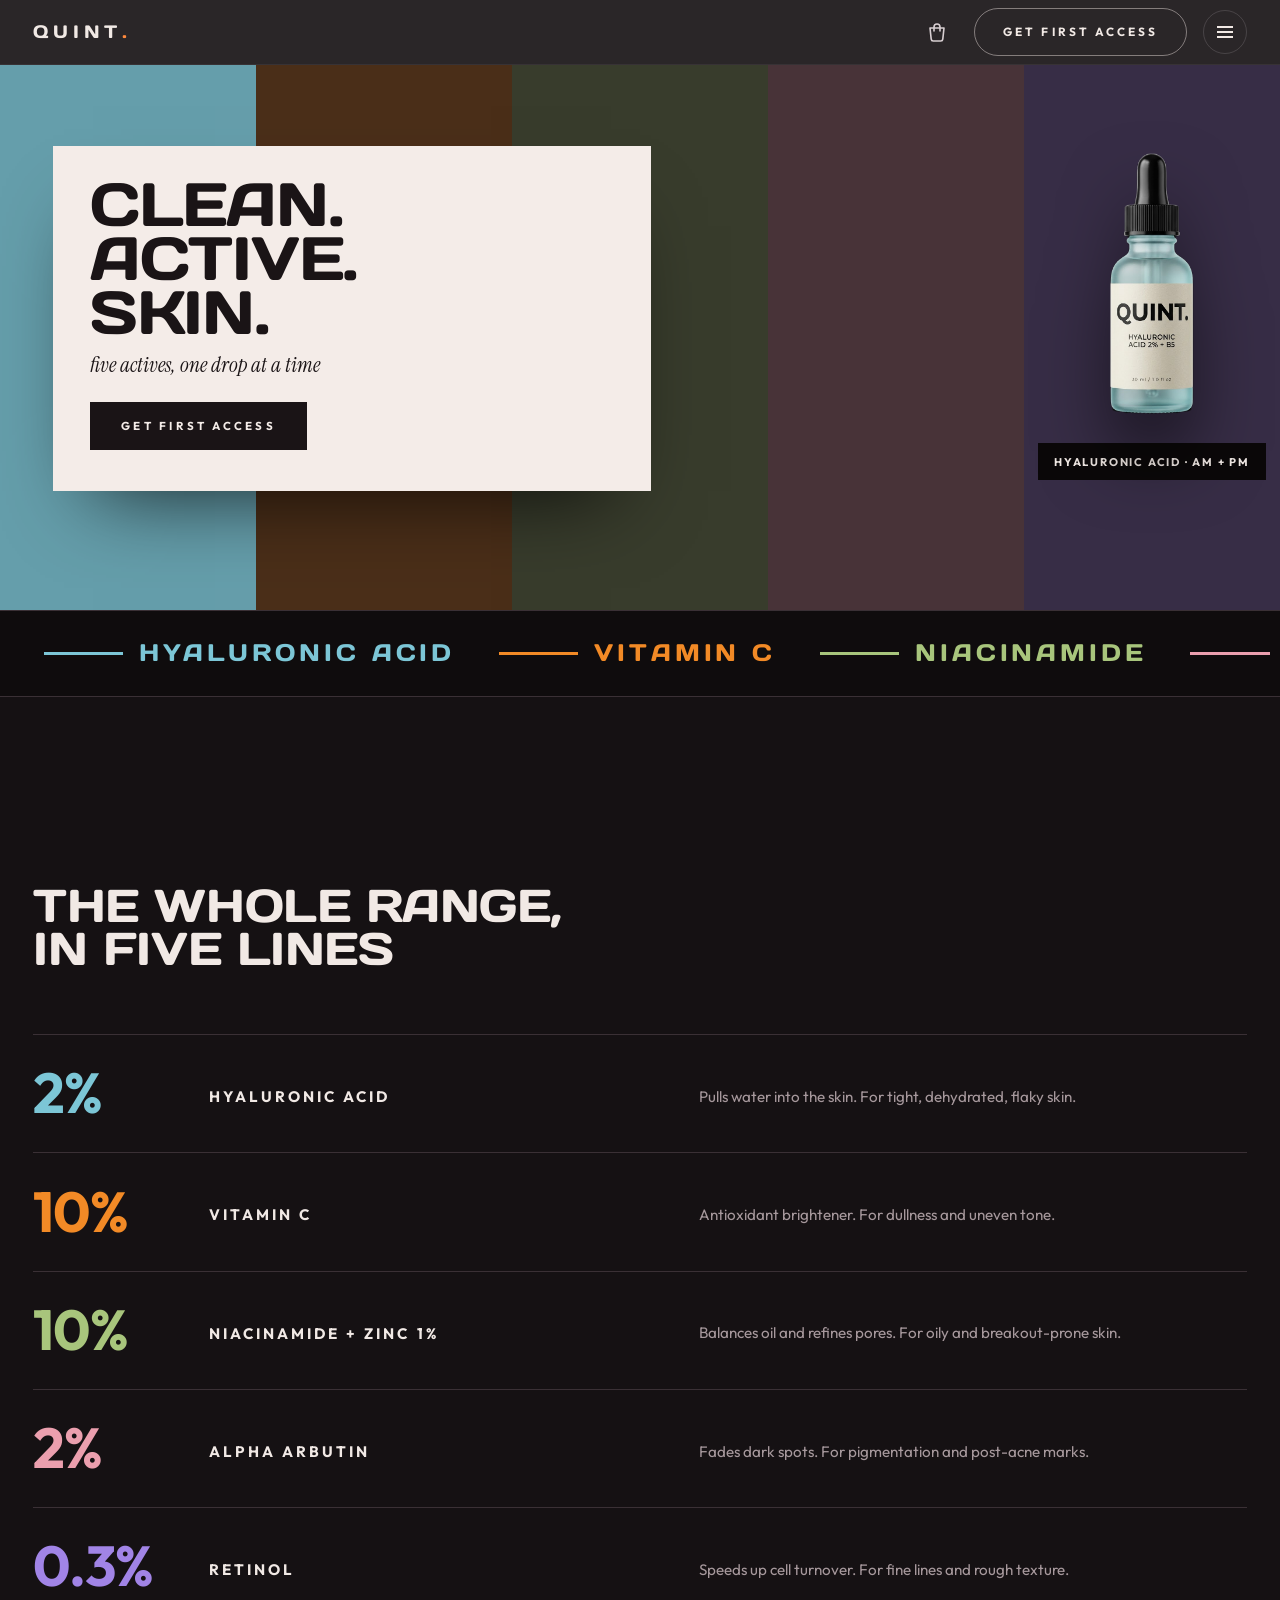
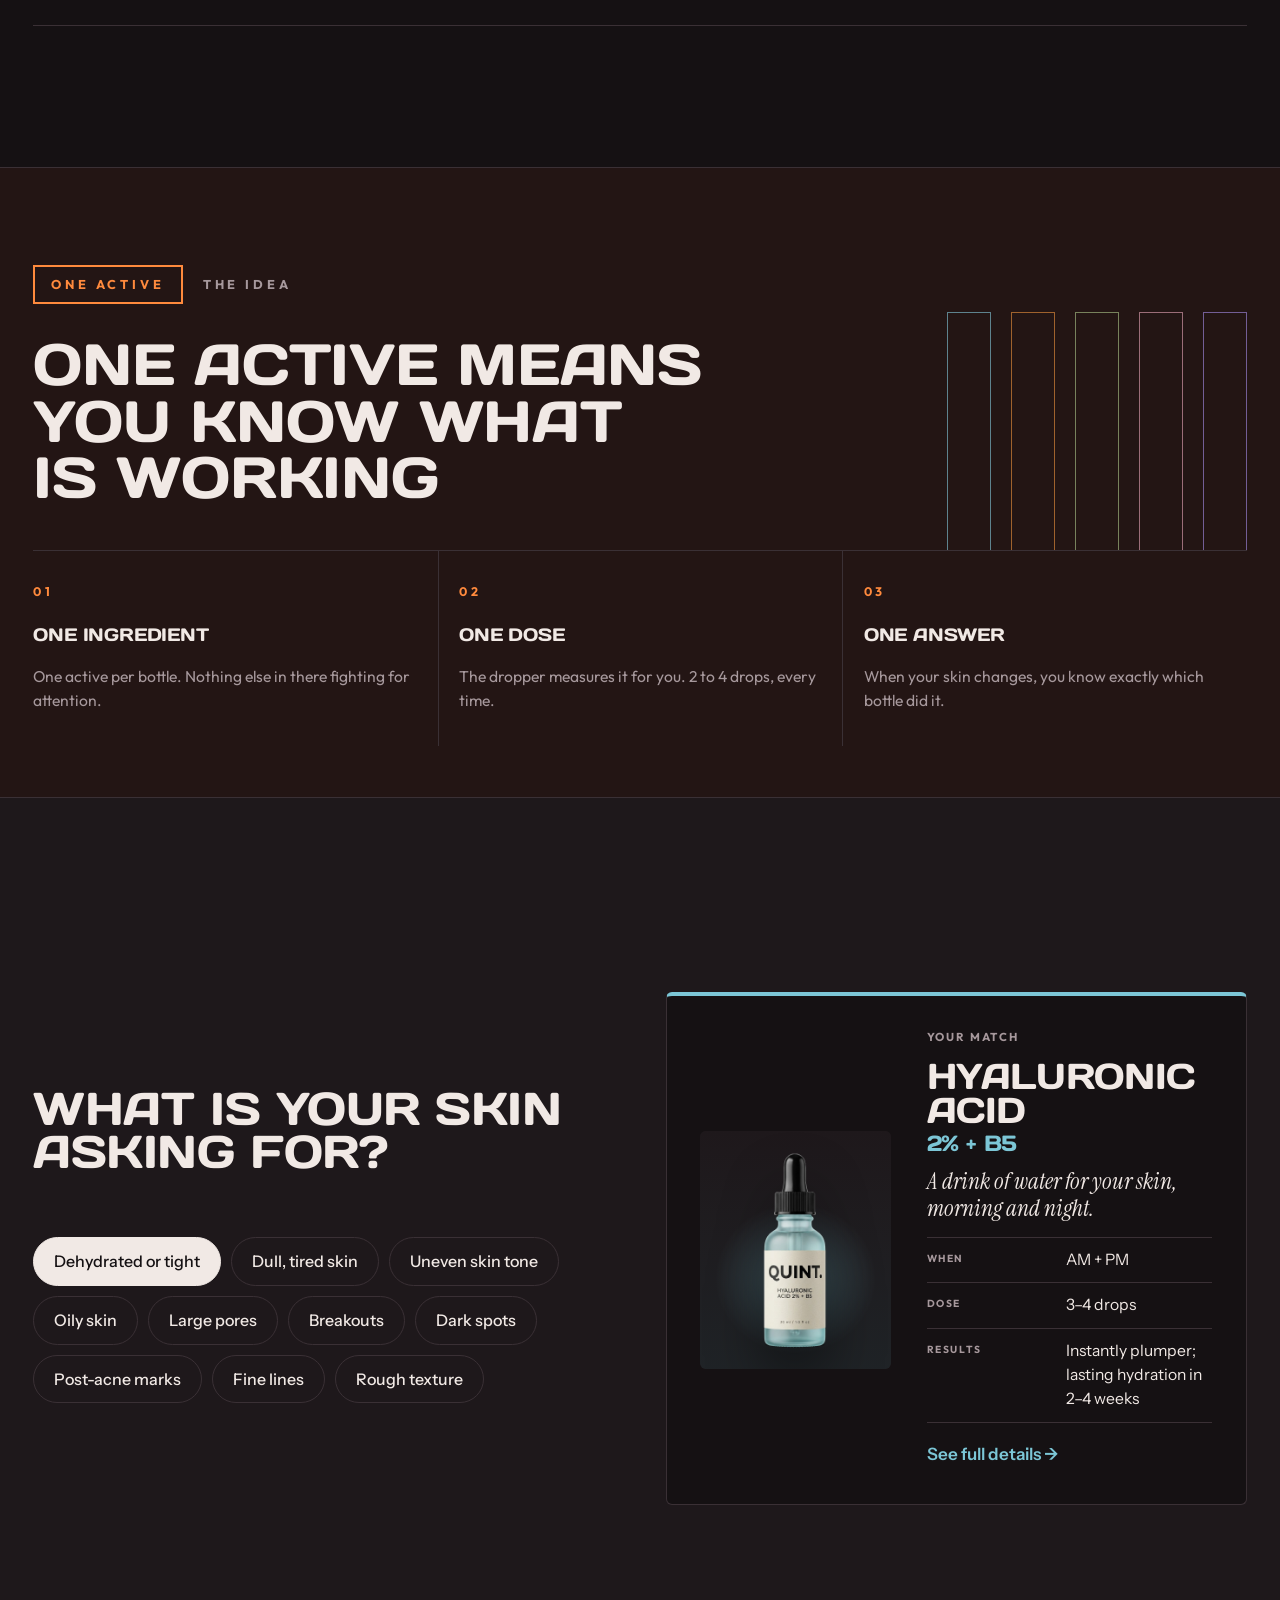
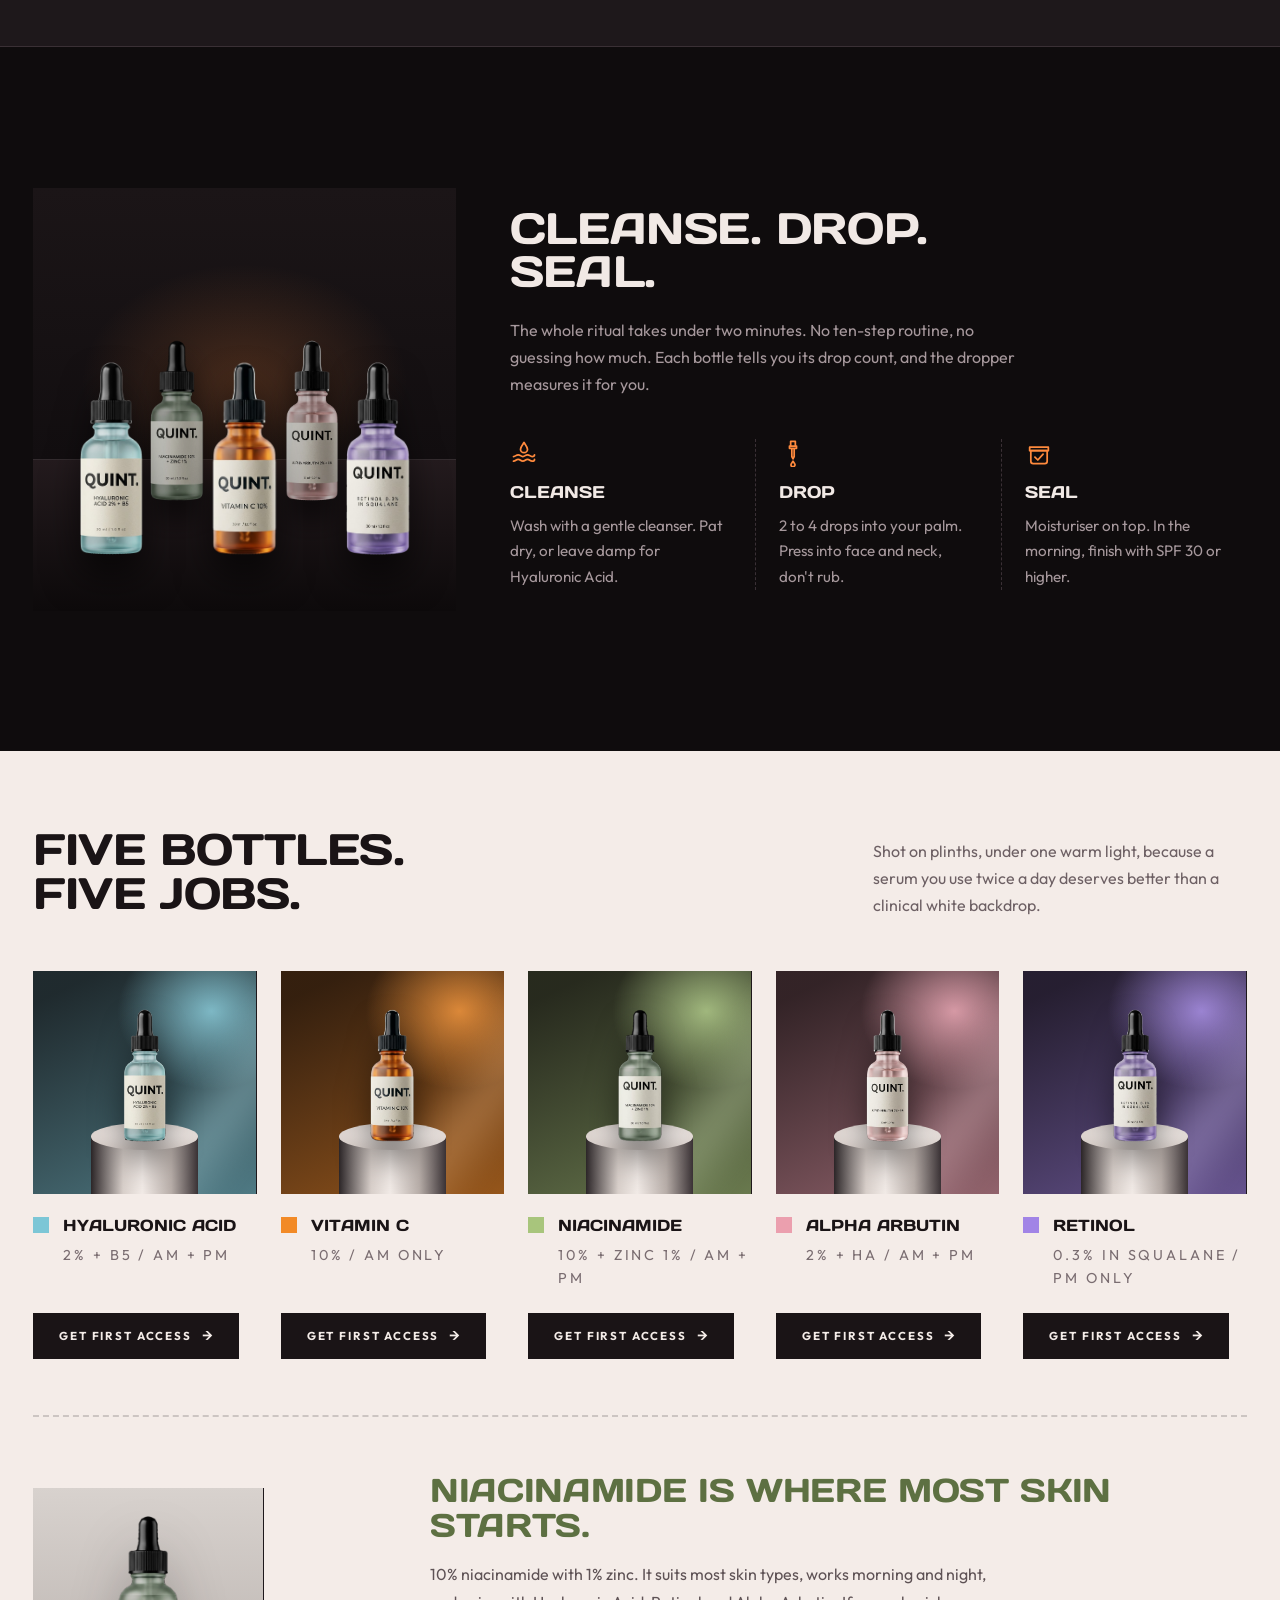
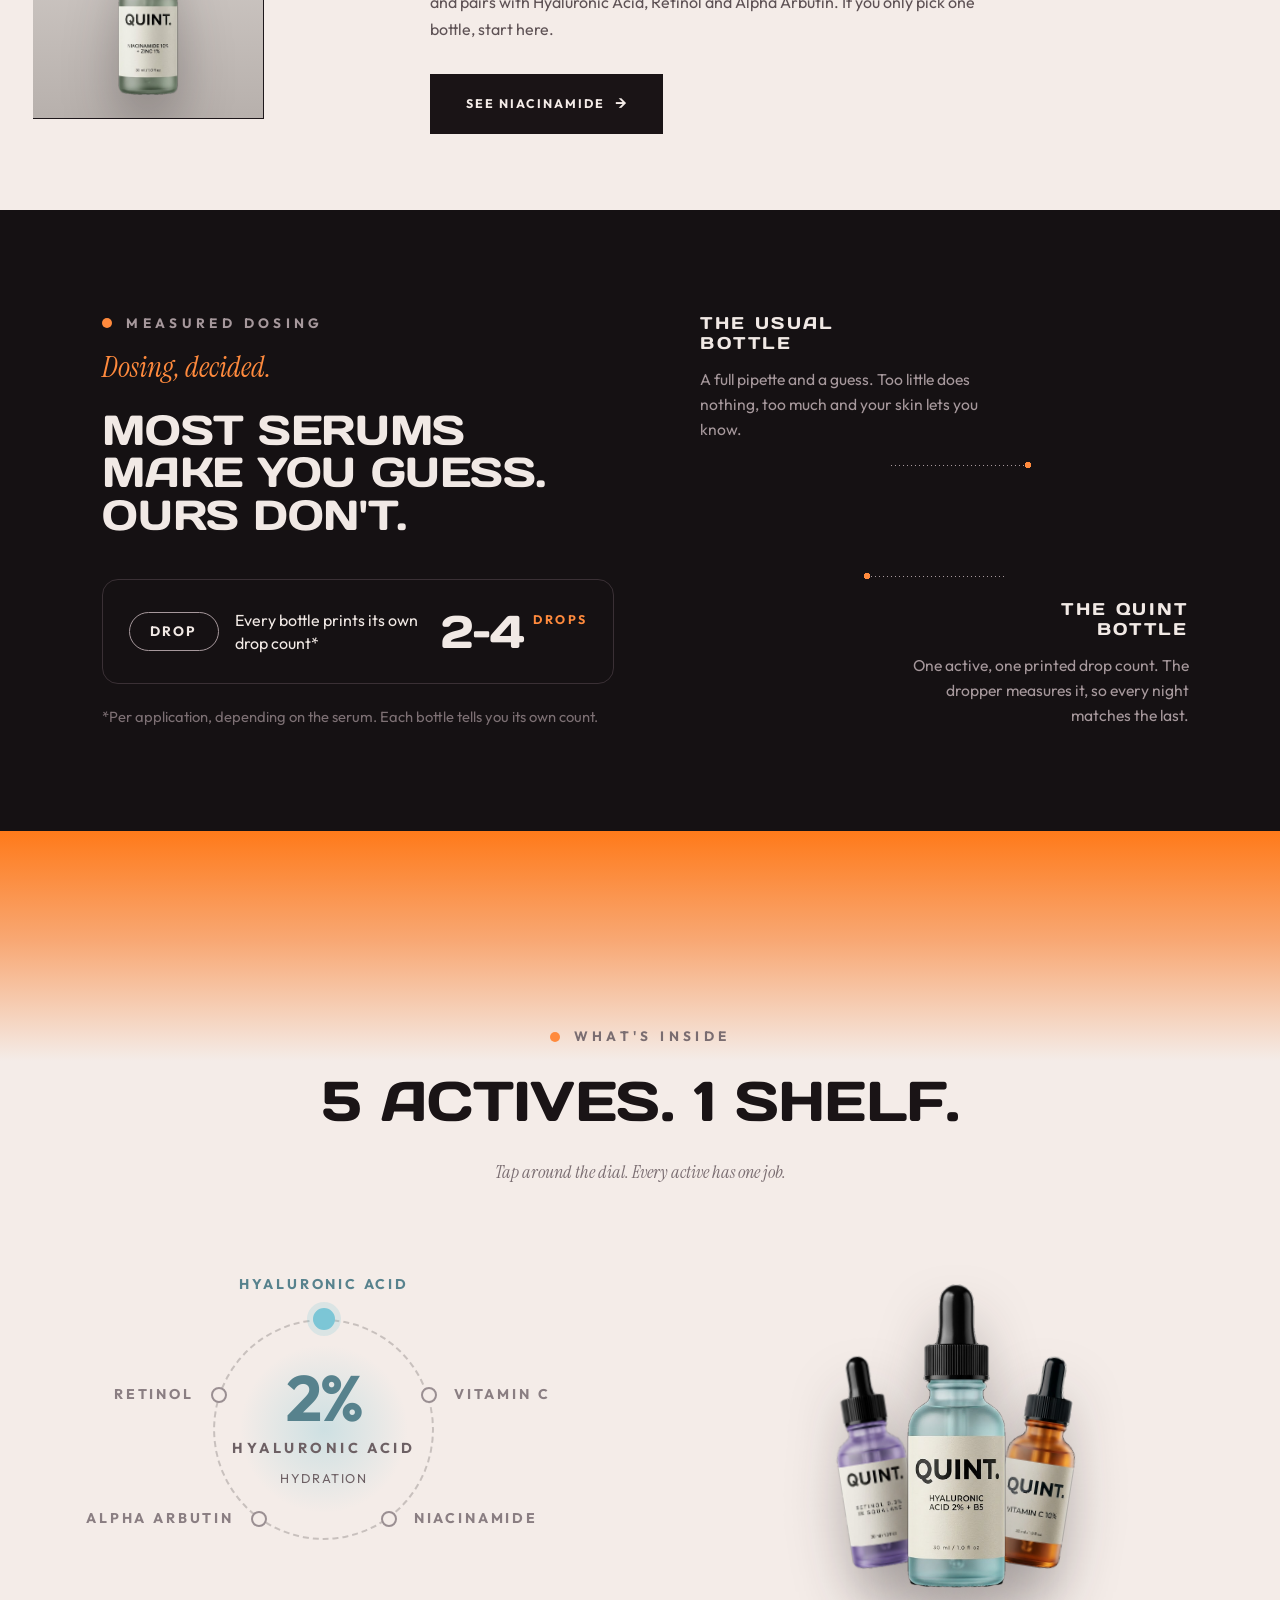
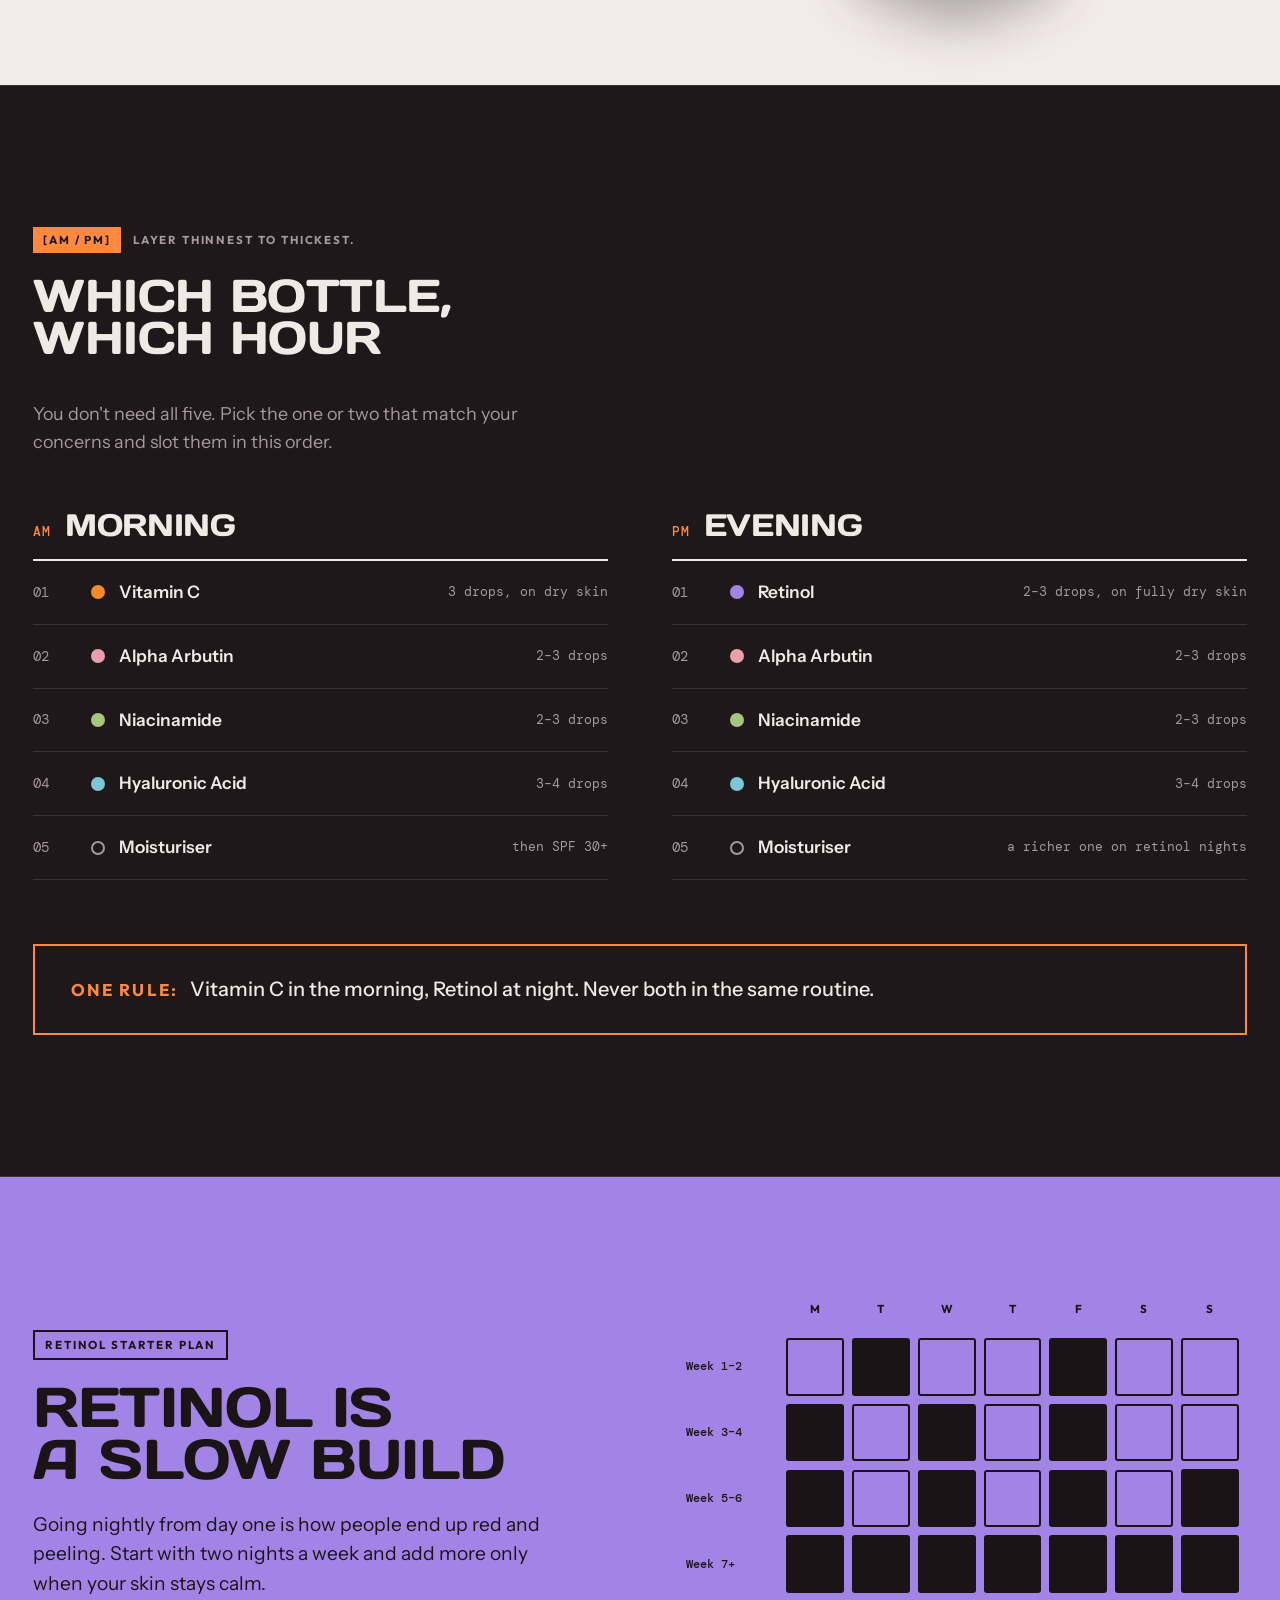
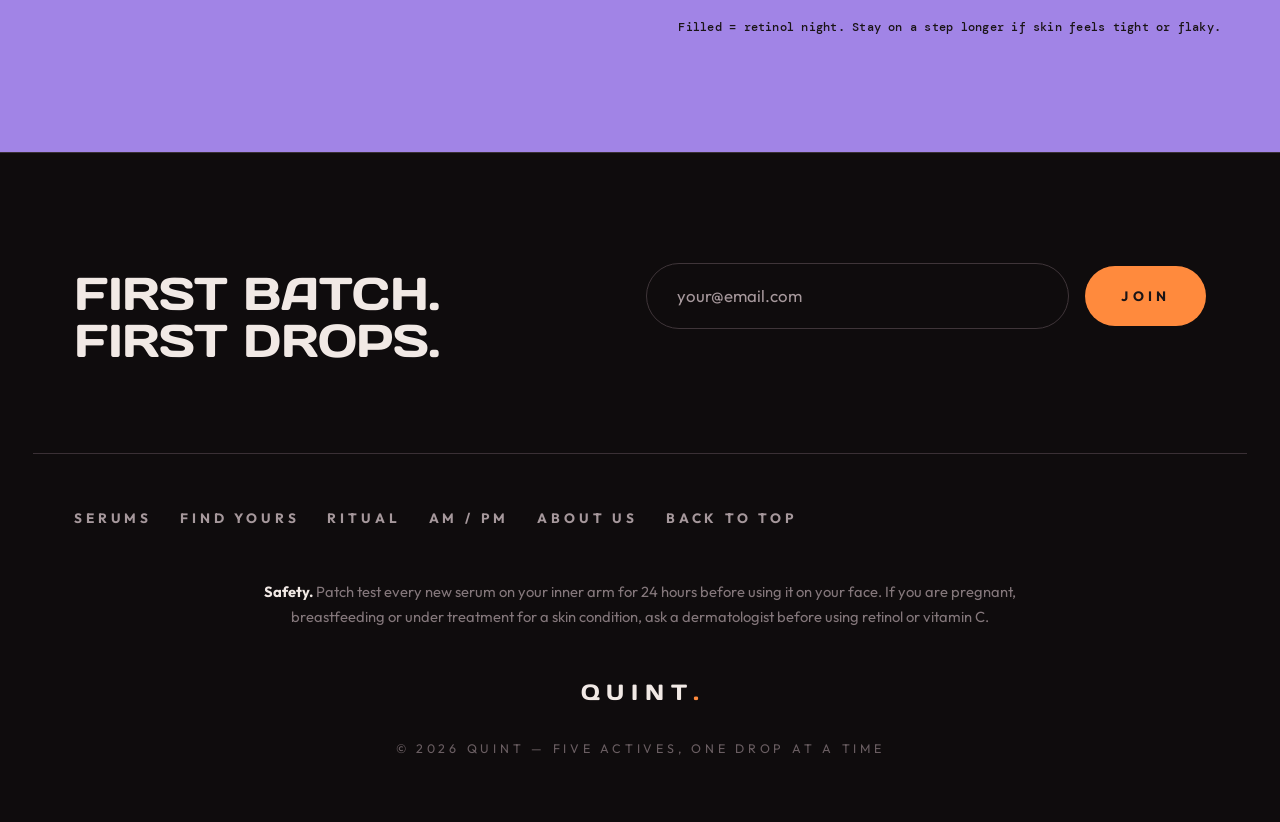
<file: index.html>
<!doctype html>
<html lang="en">
<head>
  <meta charset="utf-8">
  <meta name="viewport" content="width=device-width, initial-scale=1">
  <title>QUINT | Hyaluronic Acid, Vitamin C, Niacinamide, Alpha Arbutin &amp; Retinol Serums</title>
  <meta name="description" content="QUINT makes five face serums, each built around one active: Hyaluronic Acid 2%, Vitamin C 10%, Niacinamide 10% + Zinc, Alpha Arbutin 2% and Retinol 0.3%. Find yours and get first access.">
  <meta name="theme-color" content="#151113">
  <meta property="og:title" content="QUINT | Five actives, one drop at a time">
  <meta property="og:description" content="Five face serums. One active per bottle. Join the waitlist for the first batch.">
  <meta property="og:type" content="website">
  <meta property="og:image" content="images/vitamin-c.jpg">

  <link rel="preconnect" href="https://fonts.googleapis.com">
  <link rel="preconnect" href="https://fonts.gstatic.com" crossorigin>
  <link href="https://fonts.googleapis.com/css2?family=DM+Mono:wght@400;500&family=Days+One&family=Outfit:wght@400;700&family=Instrument+Sans:wght@400;500;600&family=Instrument+Serif:ital@1&display=swap" rel="stylesheet">
  <link rel="stylesheet" href="css/styles.css?v=20261019e">
  <script>document.documentElement.classList.add('js');</script>
  <script src="js/main.js?v=20261019e" defer></script>
</head>
<body>

<!-- Shared icons -->
<svg width="0" height="0" style="position:absolute" aria-hidden="true" focusable="false">
  <symbol id="i-drop" viewBox="0 0 24 24"><path d="M12 2.8C9.1 7.1 5.6 10.7 5.6 14.6a6.4 6.4 0 0 0 12.8 0c0-3.9-3.5-7.5-6.4-11.8z"/></symbol>
</svg>

<a class="skip" href="#main">Skip to content</a>

<!-- 1. NAV -->
<header class="nav" id="top">
  <div class="wrap nav__inner">
    <a class="logo" href="#top" aria-label="QUINT, back to top">QUINT<span class="logo__dot">.</span></a>
    <nav class="nav__links" id="nav-links" aria-label="Main">
      <a href="#top">Home</a>
      <div class="nav__dd">
        <button class="nav__dd-btn" type="button" aria-expanded="false" aria-controls="serum-menu">
          Serums <svg viewBox="0 0 12 12" aria-hidden="true"><path d="M2.5 4.5 6 8l3.5-3.5"/></svg>
        </button>
        <div class="nav__menu" id="serum-menu">
          <ul>
            <li><a href="#hyaluronic-acid" style="--c:var(--ha)">Hyaluronic Acid</a></li>
            <li><a href="#vitamin-c" style="--c:var(--vc)">Vitamin C</a></li>
            <li><a href="#niacinamide" style="--c:var(--nia)">Niacinamide</a></li>
            <li><a href="#alpha-arbutin" style="--c:var(--aa)">Alpha Arbutin</a></li>
            <li><a href="#retinol" style="--c:var(--ret)">Retinol</a></li>
          </ul>
        </div>
      </div>
      <a href="#find">Find yours</a>
      <a href="#ritual">Ritual</a>
      <a href="#routine">AM / PM</a>
      <a href="about.html">About us</a>
    </nav>
    <div class="nav__right">
      <button class="nav__bag" type="button" aria-controls="picks" aria-expanded="false" aria-label="Your picks">
        <svg viewBox="0 0 24 24" aria-hidden="true"><path d="M5 8h14l-1.2 11.2a2 2 0 0 1-2 1.8H8.2a2 2 0 0 1-2-1.8L5 8z"/><path d="M9 11V7a3 3 0 0 1 6 0v4"/></svg>
        <span class="nav__bag-count" hidden>0</span>
      </button>
      <a class="btn btn--pill" href="#waitlist">Get first access</a>
      <button class="nav__toggle" type="button" aria-expanded="false" aria-controls="nav-links">
        <span class="sr-only">Menu</span><span class="nav__bars" aria-hidden="true"></span>
      </button>
    </div>
  </div>
</header>

<main id="main">

  <!-- 2. HERO -->
  <section class="hero" aria-labelledby="hero-title">
    <div class="hero__stripes" aria-hidden="true">
      <span class="stripe is-active" style="--c:var(--ha)"></span>
      <span class="stripe" style="--c:var(--vc)"></span>
      <span class="stripe" style="--c:var(--nia)"></span>
      <span class="stripe" style="--c:var(--aa)"></span>
      <span class="stripe" style="--c:var(--ret)"></span>
    </div>

    <div class="hero__grid">
      <div class="hero__card">
        <h1 class="hero__title" id="hero-title">Clean.<br>Active.<br>Skin.</h1>
        <p class="hero__tagline">five actives, one drop at a time</p>
        <a class="btn btn--dark" href="#waitlist">Get first access</a>
      </div>

      <figure class="hero__product" style="--c:var(--ha)">
        <div class="media media--hero">
          <div class="bottle" aria-hidden="true"><div class="bottle__shape"><span class="bottle__bulb"></span><span class="bottle__collar"></span><span class="bottle__glass"><span class="bottle__label">QUINT.<b>HA 2%</b></span></span></div></div>
          <img class="cut" src="images/cutout/hyaluronic-acid.png" width="800" height="1000" alt="QUINT Hyaluronic Acid 2% + B5 serum in a glass dropper bottle" fetchpriority="high" onerror="this.hidden=true" onload="this.hidden=false">
        </div>
        <figcaption class="chip chip--hero" aria-live="off">Hyaluronic Acid · AM + PM</figcaption>
      </figure>
    </div>
  </section>

  <!-- 3. MARQUEE -->
  <div class="marquee" role="region" aria-label="The five actives">
    <div class="marquee__track">
      <ul class="marquee__list">
        <li style="--c:var(--ha)">Hyaluronic Acid</li>
        <li style="--c:var(--vc)">Vitamin C</li>
        <li style="--c:var(--nia)">Niacinamide</li>
        <li style="--c:var(--aa)">Alpha Arbutin</li>
        <li style="--c:var(--ret)">Retinol</li>
      </ul>
      <ul class="marquee__list" aria-hidden="true">
        <li style="--c:var(--ha)">Hyaluronic Acid</li>
        <li style="--c:var(--vc)">Vitamin C</li>
        <li style="--c:var(--nia)">Niacinamide</li>
        <li style="--c:var(--aa)">Alpha Arbutin</li>
        <li style="--c:var(--ret)">Retinol</li>
      </ul>
    </div>
  </div>

  <!-- 4. RANGE -->
  <section class="section range" id="range" aria-labelledby="range-title">
    <div class="wrap">
      <p class="eyebrow reveal"><span class="eyebrow__tag">The range</span> One active per bottle.</p>
      <h2 class="h2 reveal" id="range-title">The whole range,<br>in five lines</h2>

      <ol class="range__list">
        <li class="range__row reveal" style="--c:var(--ha)">
          <a class="range__num" href="#hyaluronic-acid" aria-label="2% Hyaluronic Acid: see full details">2%</a>
          <p class="range__name">Hyaluronic Acid</p>
          <p class="range__line">Pulls water into the skin. For tight, dehydrated, flaky skin.</p>
        </li>
        <li class="range__row reveal" style="--c:var(--vc)">
          <a class="range__num" href="#vitamin-c" aria-label="10% Vitamin C: see full details">10%</a>
          <p class="range__name">Vitamin C</p>
          <p class="range__line">Antioxidant brightener. For dullness and uneven tone.</p>
        </li>
        <li class="range__row reveal" style="--c:var(--nia)">
          <a class="range__num" href="#niacinamide" aria-label="10% Niacinamide plus Zinc 1%: see full details">10%</a>
          <p class="range__name">Niacinamide <span class="range__plus">+ Zinc 1%</span></p>
          <p class="range__line">Balances oil and refines pores. For oily and breakout-prone skin.</p>
        </li>
        <li class="range__row reveal" style="--c:var(--aa)">
          <a class="range__num" href="#alpha-arbutin" aria-label="2% Alpha Arbutin: see full details">2%</a>
          <p class="range__name">Alpha Arbutin</p>
          <p class="range__line">Fades dark spots. For pigmentation and post-acne marks.</p>
        </li>
        <li class="range__row reveal" style="--c:var(--ret)">
          <a class="range__num" href="#retinol" aria-label="0.3% Retinol: see full details">0.3%</a>
          <p class="range__name">Retinol</p>
          <p class="range__line">Speeds up cell turnover. For fine lines and rough texture.</p>
        </li>
      </ol>
    </div>
  </section>

  <!-- 4b. THE IDEA -->
  <section class="idea" aria-labelledby="idea-title">
    <div class="wrap">
      <div class="idea__head">
        <div>
          <p class="idea__eyebrow reveal"><span class="idea__tag">One active</span> The idea</p>
          <h2 class="idea__title reveal" id="idea-title">One active means<br>you know what<br>is working</h2>
        </div>
        <div class="idea__bars" aria-hidden="true">
          <span style="--c:var(--ha)"></span><span style="--c:var(--vc)"></span><span style="--c:var(--nia)"></span><span style="--c:var(--aa)"></span><span style="--c:var(--ret)"></span>
        </div>
      </div>

      <ol class="idea__cols">
        <li class="reveal">
          <p class="idea__n">01</p>
          <h3 class="idea__h">One ingredient</h3>
          <p>One active per bottle. Nothing else in there fighting for attention.</p>
        </li>
        <li class="reveal">
          <p class="idea__n">02</p>
          <h3 class="idea__h">One dose</h3>
          <p>The dropper measures it for you. 2 to 4 drops, every time.</p>
        </li>
        <li class="reveal">
          <p class="idea__n">03</p>
          <h3 class="idea__h">One answer</h3>
          <p>When your skin changes, you know exactly which bottle did it.</p>
        </li>
      </ol>
    </div>
  </section>

  <!-- 5. FINDER -->
  <section class="section finder" id="find" aria-labelledby="find-title">
    <div class="wrap finder__grid">
      <div class="finder__left">
        <p class="eyebrow reveal"><span class="eyebrow__tag">Find yours</span> Start with the concern.</p>
        <h2 class="h2 reveal" id="find-title">What is your skin<br>asking for?</h2>
        <div class="finder__concerns reveal" role="group" aria-label="Skin concerns">
          <button type="button" class="concern" data-serum="ha" aria-pressed="true">Dehydrated or tight</button>
          <button type="button" class="concern" data-serum="vc" aria-pressed="false">Dull, tired skin</button>
          <button type="button" class="concern" data-serum="vc" aria-pressed="false">Uneven skin tone</button>
          <button type="button" class="concern" data-serum="nia" aria-pressed="false">Oily skin</button>
          <button type="button" class="concern" data-serum="nia" aria-pressed="false">Large pores</button>
          <button type="button" class="concern" data-serum="nia" aria-pressed="false">Breakouts</button>
          <button type="button" class="concern" data-serum="aa" aria-pressed="false">Dark spots</button>
          <button type="button" class="concern" data-serum="aa" aria-pressed="false">Post-acne marks</button>
          <button type="button" class="concern" data-serum="ret" aria-pressed="false">Fine lines</button>
          <button type="button" class="concern" data-serum="ret" aria-pressed="false">Rough texture</button>
        </div>
      </div>

      <div class="finder__result reveal" style="--c:var(--ha)" aria-live="polite">
          <div class="media media--finder">
            <div class="bottle" aria-hidden="true"><div class="bottle__shape"><span class="bottle__bulb"></span><span class="bottle__collar"></span><span class="bottle__glass"><span class="bottle__label">QUINT.<b>HA 2%</b></span></span></div></div>
            <img class="cut" src="images/cutout/hyaluronic-acid.png" width="800" height="1000" alt="QUINT Hyaluronic Acid 2% + B5 serum in a glass dropper bottle" loading="lazy" onerror="this.hidden=true" onload="this.hidden=false">
          </div>
          <div class="finder__body">
            <p class="label">Your match</p>
            <p class="finder__name"><span data-f="name">Hyaluronic Acid</span> <span class="finder__pct" data-f="pct">2% + B5</span></p>
            <p class="finder__line" data-f="line">A drink of water for your skin, morning and night.</p>
            <dl class="facts">
              <div><dt>When</dt><dd data-f="when">AM + PM</dd></div>
              <div><dt>Dose</dt><dd data-f="dose">3–4 drops</dd></div>
              <div><dt>Results</dt><dd data-f="results">Instantly plumper; lasting hydration in 2–4 weeks</dd></div>
            </dl>
            <a class="finder__link" href="#hyaluronic-acid" data-f="link">See full details →</a>
          </div>
      </div>
    </div>
  </section>

  <!-- 5b. RITUAL -->
  <section class="section ritual" id="ritual" aria-labelledby="ritual-title">
    <div class="wrap ritual__grid">
      <div class="ritual__media reveal">
        <div class="media media--square">
          <!-- Staged product shot: two bottles behind, three in front, on a surface -->
          <div class="bottle bottle-scene" role="img" aria-label="All five QUINT serums together: Hyaluronic Acid, Vitamin C, Niacinamide, Alpha Arbutin and Retinol dropper bottles">
            <img class="scene-bottle is-back" src="images/cutout/niacinamide.png" alt="" style="--x:34%" loading="lazy">
            <img class="scene-bottle is-back" src="images/cutout/alpha-arbutin.png" alt="" style="--x:66%" loading="lazy">
            <img class="scene-bottle" src="images/cutout/hyaluronic-acid.png" alt="" style="--x:18.5%" loading="lazy">
            <img class="scene-bottle" src="images/cutout/vitamin-c.png" alt="" style="--x:50%" loading="lazy">
            <img class="scene-bottle" src="images/cutout/retinol.png" alt="" style="--x:81.5%" loading="lazy">
          </div>
        </div>
      </div>
      <div class="ritual__body">
        <h2 class="ritual__title reveal" id="ritual-title">Cleanse. Drop.<br>Seal.</h2>
        <p class="ritual__text reveal">The whole ritual takes under two minutes. No ten-step routine, no guessing how much. Each bottle tells you its drop count, and the dropper measures it for you.</p>
        <ol class="steps">
          <li class="step reveal">
            <svg class="step__icon" viewBox="0 0 48 48" aria-hidden="true"><path d="M6 30c4 0 4-3 8-3s4 3 8 3 4-3 8-3 4 3 8 3 4-3 4-3M6 38c4 0 4-3 8-3s4 3 8 3 4-3 8-3 4 3 8 3 4-3 4-3"/><path d="M24 6c-3 4.5-6 8-6 11.5a6 6 0 0 0 12 0C30 14 27 10.5 24 6z"/></svg>
            <h3 class="step__title">Cleanse</h3>
            <p>Wash with a gentle cleanser. Pat dry, or leave damp for Hyaluronic Acid.</p>
          </li>
          <li class="step reveal">
            <svg class="step__icon" viewBox="0 0 48 48" aria-hidden="true"><path d="M20 4h8v8h-8zM18 12h12v4H18zM22 16h4v14l-2 4-2-4z"/><path d="M24 38c-2 2.8-3.5 4.6-3.5 6a3.5 3.5 0 0 0 7 0c0-1.4-1.5-3.2-3.5-6z"/></svg>
            <h3 class="step__title">Drop</h3>
            <p>2 to 4 drops into your palm. Press into face and neck, don't rub.</p>
          </li>
          <li class="step reveal">
            <svg class="step__icon" viewBox="0 0 48 48" aria-hidden="true"><path d="M10 20h28v18a4 4 0 0 1-4 4H14a4 4 0 0 1-4-4z"/><path d="M8 14h32v6H8z"/><path d="M17 31l5 5 9-10"/></svg>
            <h3 class="step__title">Seal</h3>
            <p>Moisturiser on top. In the morning, finish with SPF 30 or higher.</p>
          </li>
        </ol>
      </div>
    </div>
  </section>

  <!-- 5c. LINE-UP (light band) -->
  <section class="lineup" aria-labelledby="lineup-title">
    <div class="wrap">
      <div class="lineup__head">
        <h2 class="lineup__title reveal" id="lineup-title">Five bottles.<br>Five jobs.</h2>
        <p class="lineup__intro reveal">Shot on plinths, under one warm light, because a serum you use twice a day deserves better than a clinical white backdrop.</p>
      </div>

      <ul class="packs">
        <li class="pack reveal" style="--c:var(--ha)">
          <div class="media media--sq">
            <div class="scene" aria-hidden="true"><span class="scene__plinth"></span><div class="bottle__shape"><span class="bottle__bulb"></span><span class="bottle__collar"></span><span class="bottle__glass"><span class="bottle__label">QUINT.<b>HA 2%</b></span></span></div></div>
            <img class="cut" src="images/cutout/hyaluronic-acid.png" width="800" height="1000" loading="lazy" alt="QUINT Hyaluronic Acid 2% + B5 dropper bottle on a plinth" onerror="this.hidden=true">
          </div>
          <h3 class="pack__name"><span class="pack__dot" aria-hidden="true"></span>Hyaluronic Acid</h3>
          <p class="pack__meta">2% + B5 / AM + PM</p>
          <a class="btn btn--square" href="#hyaluronic-acid" aria-label="Get first access: Hyaluronic Acid details">Get first access <span aria-hidden="true">→</span></a>
        </li>
        <li class="pack reveal" style="--c:var(--vc)">
          <div class="media media--sq">
            <div class="scene" aria-hidden="true"><span class="scene__plinth"></span><div class="bottle__shape"><span class="bottle__bulb"></span><span class="bottle__collar"></span><span class="bottle__glass"><span class="bottle__label">QUINT.<b>VIT C 10%</b></span></span></div></div>
            <img class="cut" src="images/cutout/vitamin-c.png" width="800" height="1000" loading="lazy" alt="QUINT Vitamin C 10% dropper bottle on a plinth" onerror="this.hidden=true">
          </div>
          <h3 class="pack__name"><span class="pack__dot" aria-hidden="true"></span>Vitamin C</h3>
          <p class="pack__meta">10% / AM only</p>
          <a class="btn btn--square" href="#vitamin-c" aria-label="Get first access: Vitamin C details">Get first access <span aria-hidden="true">→</span></a>
        </li>
        <li class="pack reveal" style="--c:var(--nia)">
          <div class="media media--sq">
            <div class="scene" aria-hidden="true"><span class="scene__plinth"></span><div class="bottle__shape"><span class="bottle__bulb"></span><span class="bottle__collar"></span><span class="bottle__glass"><span class="bottle__label">QUINT.<b>NIA 10%</b></span></span></div></div>
            <img class="cut" src="images/cutout/niacinamide.png" width="800" height="1000" loading="lazy" alt="QUINT Niacinamide 10% + Zinc 1% dropper bottle on a plinth" onerror="this.hidden=true">
          </div>
          <h3 class="pack__name"><span class="pack__dot" aria-hidden="true"></span>Niacinamide</h3>
          <p class="pack__meta">10% + Zinc 1% / AM + PM</p>
          <a class="btn btn--square" href="#niacinamide" aria-label="Get first access: Niacinamide details">Get first access <span aria-hidden="true">→</span></a>
        </li>
        <li class="pack reveal" style="--c:var(--aa)">
          <div class="media media--sq">
            <div class="scene" aria-hidden="true"><span class="scene__plinth"></span><div class="bottle__shape"><span class="bottle__bulb"></span><span class="bottle__collar"></span><span class="bottle__glass"><span class="bottle__label">QUINT.<b>AA 2%</b></span></span></div></div>
            <img class="cut" src="images/cutout/alpha-arbutin.png" width="800" height="1000" loading="lazy" alt="QUINT Alpha Arbutin 2% + HA dropper bottle on a plinth" onerror="this.hidden=true">
          </div>
          <h3 class="pack__name"><span class="pack__dot" aria-hidden="true"></span>Alpha Arbutin</h3>
          <p class="pack__meta">2% + HA / AM + PM</p>
          <a class="btn btn--square" href="#alpha-arbutin" aria-label="Get first access: Alpha Arbutin details">Get first access <span aria-hidden="true">→</span></a>
        </li>
        <li class="pack reveal" style="--c:var(--ret)">
          <div class="media media--sq">
            <div class="scene" aria-hidden="true"><span class="scene__plinth"></span><div class="bottle__shape"><span class="bottle__bulb"></span><span class="bottle__collar"></span><span class="bottle__glass"><span class="bottle__label">QUINT.<b>RET 0.3%</b></span></span></div></div>
            <img class="cut" src="images/cutout/retinol.png" width="800" height="1000" loading="lazy" alt="QUINT Retinol 0.3% in Squalane dropper bottle on a plinth" onerror="this.hidden=true">
          </div>
          <h3 class="pack__name"><span class="pack__dot" aria-hidden="true"></span>Retinol</h3>
          <p class="pack__meta">0.3% in Squalane / PM only</p>
          <a class="btn btn--square" href="#retinol" aria-label="Get first access: Retinol details">Get first access <span aria-hidden="true">→</span></a>
        </li>
      </ul>

      <!-- Featured: Niacinamide -->
      <div class="feature" style="--c:var(--nia)">
        <div class="feature__media media media--sq reveal">
          <div class="scene scene--studio" aria-hidden="true"><div class="bottle__shape"><span class="bottle__bulb"></span><span class="bottle__collar"></span><span class="bottle__glass"><span class="bottle__label">QUINT.<b>NIA 10%</b></span></span></div></div>
          <img class="cut" src="images/cutout/niacinamide.png" width="800" height="1000" loading="lazy" alt="QUINT Niacinamide 10% + Zinc 1% serum in a sage-tinted dropper bottle" onerror="this.hidden=true">
        </div>
        <div class="feature__body reveal">
          <h3 class="feature__title">Niacinamide is where most skin starts.</h3>
          <p class="feature__text">10% niacinamide with 1% zinc. It suits most skin types, works morning and night, and pairs with Hyaluronic Acid, Retinol and Alpha Arbutin. If you only pick one bottle, start here.</p>
          <a class="btn btn--square btn--lg" href="#niacinamide">See Niacinamide <span aria-hidden="true">→</span></a>
        </div>
      </div>
    </div>
  </section>

  <!-- 5d. DOSING -->
  <section class="dosing" aria-labelledby="dosing-title">
    <div class="wrap dosing__grid">
      <div class="dosing__main">
        <p class="dosing__eyebrow reveal">Measured dosing</p>
        <p class="dosing__kicker reveal">Dosing, decided.</p>
        <h2 class="dosing__title reveal" id="dosing-title">Most serums<br>make you guess.<br>Ours don't.</h2>

        <div class="stat reveal">
          <span class="stat__chip">Drop</span>
          <p class="stat__text">Every bottle prints its own drop count*</p>
          <p class="stat__num">2–4<span>drops</span></p>
        </div>
        <p class="dosing__note reveal">*Per application, depending on the serum. Each bottle tells you its own count.</p>
      </div>

      <div class="dosing__notes">
        <div class="anno anno--a reveal">
          <h3 class="anno__title">The usual<br>bottle</h3>
          <p>A full pipette and a guess. Too little does nothing, too much and your skin lets you know.</p>
        </div>
        <div class="anno anno--b reveal">
          <h3 class="anno__title">The QUINT<br>bottle</h3>
          <p>One active, one printed drop count. The dropper measures it, so every night matches the last.</p>
        </div>
      </div>
    </div>
  </section>

  <!-- 5e. WHAT'S INSIDE (dial) -->
  <section class="inside" aria-labelledby="inside-title" style="--c:var(--ha)">
    <div class="wrap">
      <p class="inside__eyebrow reveal">What's inside</p>
      <h2 class="inside__title reveal" id="inside-title"><span class="nowrap">5 actives.</span> <span class="nowrap">1 shelf.</span></h2>
      <p class="inside__sub reveal">Tap around the dial. Every active has one job.</p>

      <div class="inside__grid">
        <div class="dial reveal" role="group" aria-label="Choose an active">
          <span class="dial__ring" aria-hidden="true"></span>
          <div class="dial__center" aria-live="polite">
            <p class="dial__num" data-d="num">2%</p>
            <p class="dial__name" data-d="name">Hyaluronic Acid</p>
            <p class="dial__job" data-d="job">Hydration</p>
          </div>
          <button type="button" class="dial__node" data-pos="top"   style="--x:50%;--y:0%"         data-serum="ha"  aria-pressed="true"><span>Hyaluronic Acid</span></button>
          <button type="button" class="dial__node" data-pos="right" style="--x:97.55%;--y:34.55%"  data-serum="vc"  aria-pressed="false"><span>Vitamin C</span></button>
          <button type="button" class="dial__node" data-pos="right" style="--x:79.39%;--y:90.45%"  data-serum="nia" aria-pressed="false"><span>Niacinamide</span></button>
          <button type="button" class="dial__node" data-pos="left"  style="--x:20.61%;--y:90.45%"  data-serum="aa"  aria-pressed="false"><span>Alpha Arbutin</span></button>
          <button type="button" class="dial__node" data-pos="left"  style="--x:2.45%;--y:34.55%"   data-serum="ret" aria-pressed="false"><span>Retinol</span></button>
        </div>

        <div class="trio" aria-hidden="true">
          <img class="trio__side" data-slot="prev" src="images/cutout/retinol.png" alt="">
          <img class="trio__main" data-slot="main" src="images/cutout/hyaluronic-acid.png" alt="">
          <img class="trio__side" data-slot="next" src="images/cutout/vitamin-c.png" alt="">
        </div>
      </div>
    </div>
  </section>

  <!-- 6. SERUMS -->
  <section class="serums" id="serums" aria-labelledby="serums-title">
    <!-- Product view bar: only shown when a single serum is open -->
    <div class="wrap pnav">
      <h2 class="sr-only" id="serums-title">Serum details</h2>
      <a class="pnav__back" href="#range">← Back to home</a>
      <nav class="pnav__list" aria-label="Other serums">
        <a href="#hyaluronic-acid" style="--c:var(--ha)">Hyaluronic Acid</a>
        <a href="#vitamin-c" style="--c:var(--vc)">Vitamin C</a>
        <a href="#niacinamide" style="--c:var(--nia)">Niacinamide</a>
        <a href="#alpha-arbutin" style="--c:var(--aa)">Alpha Arbutin</a>
        <a href="#retinol" style="--c:var(--ret)">Retinol</a>
      </nav>
    </div>

    <!-- a) Hyaluronic Acid -->
    <article class="serum" id="hyaluronic-acid" style="--c:var(--ha)" aria-labelledby="ha-title">
      <div class="wrap serum__grid">
        <figure class="serum__media reveal">
          <div class="media">
            <div class="bottle" aria-hidden="true"><div class="bottle__shape"><span class="bottle__bulb"></span><span class="bottle__collar"></span><span class="bottle__glass"><span class="bottle__label">QUINT.<b>HA 2%</b></span></span></div></div>
            <img class="cut" src="images/cutout/hyaluronic-acid.png" width="800" height="1000" loading="lazy" alt="QUINT Hyaluronic Acid 2% + B5 serum, aqua-tinted glass dropper bottle" onerror="this.hidden=true">
          </div>
          <figcaption class="chip chip--timing">AM + PM</figcaption>
        </figure>
        <div class="serum__body reveal">
          <p class="label">01 / Hydration</p>
          <h3 class="serum__name" id="ha-title">Hyaluronic Acid <span class="serum__pct">2% + B5</span></h3>
          <p class="serum__tag">A drink of water for your skin, morning and night.</p>
          <dl class="specs">
            <div><dt>Use it for</dt><dd>Dehydration, tightness after cleansing, flaky patches, dull skin</dd></div>
            <div><dt>When</dt><dd>AM + PM, twice a day</dd></div>
            <div><dt>How much</dt><dd>3–4 drops</dd></div>
            <div><dt>You'll see it</dt><dd>Instantly plumper; lasting hydration in 2–4 weeks</dd></div>
          </dl>
          <div class="dose" role="img" aria-label="Dose: 3 to 4 drops">
            <svg class="drop"><use href="#i-drop"/></svg><svg class="drop"><use href="#i-drop"/></svg><svg class="drop"><use href="#i-drop"/></svg><svg class="drop drop--opt"><use href="#i-drop"/></svg>
            <span class="mono">3–4 drops</span>
          </div>
          <h4 class="label">How to apply</h4>
          <p class="serum__how">Press onto damp skin straight after cleansing, then seal with moisturiser. On dry skin in dry air it can pull water out of the skin instead of in.</p>
          <ul class="pairs" aria-label="Pairing">
            <li class="pair pair--yes"><span aria-hidden="true">+</span> Every serum here</li>
            <li class="pair pair--yes"><span aria-hidden="true">+</span> All skin types</li>
          </ul>
          <a class="btn btn--serum" href="#waitlist">Get first access</a>
        </div>
      </div>
    </article>

    <!-- b) Vitamin C -->
    <article class="serum" id="vitamin-c" style="--c:var(--vc)" aria-labelledby="vc-title">
      <div class="wrap serum__grid">
        <figure class="serum__media reveal">
          <div class="media">
            <div class="bottle" aria-hidden="true"><div class="bottle__shape"><span class="bottle__bulb"></span><span class="bottle__collar"></span><span class="bottle__glass"><span class="bottle__label">QUINT.<b>VIT C 10%</b></span></span></div></div>
            <img class="cut" src="images/cutout/vitamin-c.png" width="800" height="1000" loading="lazy" alt="QUINT Vitamin C 10% serum, orange-tinted glass dropper bottle" onerror="this.hidden=true">
          </div>
          <figcaption class="chip chip--timing">AM only</figcaption>
        </figure>
        <div class="serum__body reveal">
          <p class="label">02 / Brightening</p>
          <h3 class="serum__name" id="vc-title">Vitamin C <span class="serum__pct">10%</span></h3>
          <p class="serum__tag">Your morning brightener, and a second shield under sunscreen.</p>
          <dl class="specs">
            <div><dt>Use it for</dt><dd>Dullness, uneven skin tone, tired-looking skin, early sun damage</dd></div>
            <div><dt>When</dt><dd>AM, once a day, before sunscreen</dd></div>
            <div><dt>How much</dt><dd>3 drops</dd></div>
            <div><dt>You'll see it</dt><dd>4–8 weeks, brighter, more even tone</dd></div>
          </dl>
          <div class="dose" role="img" aria-label="Dose: 3 drops">
            <svg class="drop"><use href="#i-drop"/></svg><svg class="drop"><use href="#i-drop"/></svg><svg class="drop"><use href="#i-drop"/></svg>
            <span class="mono">3 drops</span>
          </div>
          <h4 class="label">How to apply</h4>
          <p class="serum__how">Apply to clean, dry skin in the morning. Wait a minute, then moisturiser and SPF 30 or higher. A light tingle the first few days is normal. Keep the cap closed; air and light weaken vitamin C.</p>
          <ul class="pairs" aria-label="Pairing">
            <li class="pair pair--yes"><span aria-hidden="true">+</span> Hyaluronic Acid</li>
            <li class="pair pair--yes"><span aria-hidden="true">+</span> Sunscreen</li>
            <li class="pair pair--no"><span aria-hidden="true">×</span> <span class="sr-only">Don't mix:</span> Retinol in the same routine</li>
          </ul>
          <a class="btn btn--serum" href="#waitlist">Get first access</a>
        </div>
      </div>
    </article>

    <!-- c) Niacinamide -->
    <article class="serum" id="niacinamide" style="--c:var(--nia)" aria-labelledby="nia-title">
      <div class="wrap serum__grid">
        <figure class="serum__media reveal">
          <div class="media">
            <div class="bottle" aria-hidden="true"><div class="bottle__shape"><span class="bottle__bulb"></span><span class="bottle__collar"></span><span class="bottle__glass"><span class="bottle__label">QUINT.<b>NIA 10%</b></span></span></div></div>
            <img class="cut" src="images/cutout/niacinamide.png" width="800" height="1000" loading="lazy" alt="QUINT Niacinamide 10% + Zinc 1% serum, sage-tinted glass dropper bottle" onerror="this.hidden=true">
          </div>
          <figcaption class="chip chip--timing">AM + PM</figcaption>
        </figure>
        <div class="serum__body reveal">
          <p class="label">03 / Oil + pores</p>
          <h3 class="serum__name" id="nia-title">Niacinamide <span class="serum__pct">10% + Zinc 1%</span></h3>
          <p class="serum__tag">Less shine by lunchtime, smaller-looking pores by next month.</p>
          <dl class="specs">
            <div><dt>Use it for</dt><dd>Oily skin, enlarged pores, breakouts, redness</dd></div>
            <div><dt>When</dt><dd>AM + PM, twice a day</dd></div>
            <div><dt>How much</dt><dd>2–3 drops</dd></div>
            <div><dt>You'll see it</dt><dd>4–6 weeks, less oil, smoother-looking pores</dd></div>
          </dl>
          <div class="dose" role="img" aria-label="Dose: 2 to 3 drops">
            <svg class="drop"><use href="#i-drop"/></svg><svg class="drop"><use href="#i-drop"/></svg><svg class="drop drop--opt"><use href="#i-drop"/></svg>
            <span class="mono">2–3 drops</span>
          </div>
          <h4 class="label">How to apply</h4>
          <p class="serum__how">Smooth over the whole face after cleansing and before moisturiser. Focus on the T-zone if that is where oil builds up. Start with 2 drops if your skin is sensitive.</p>
          <ul class="pairs" aria-label="Pairing">
            <li class="pair pair--yes"><span aria-hidden="true">+</span> Hyaluronic Acid</li>
            <li class="pair pair--yes"><span aria-hidden="true">+</span> Retinol</li>
            <li class="pair pair--yes"><span aria-hidden="true">+</span> Alpha Arbutin</li>
          </ul>
          <a class="btn btn--serum" href="#waitlist">Get first access</a>
        </div>
      </div>
    </article>

    <!-- d) Alpha Arbutin -->
    <article class="serum" id="alpha-arbutin" style="--c:var(--aa)" aria-labelledby="aa-title">
      <div class="wrap serum__grid">
        <figure class="serum__media reveal">
          <div class="media">
            <div class="bottle" aria-hidden="true"><div class="bottle__shape"><span class="bottle__bulb"></span><span class="bottle__collar"></span><span class="bottle__glass"><span class="bottle__label">QUINT.<b>AA 2%</b></span></span></div></div>
            <img class="cut" src="images/cutout/alpha-arbutin.png" width="800" height="1000" loading="lazy" alt="QUINT Alpha Arbutin 2% + HA serum, blush-tinted glass dropper bottle" onerror="this.hidden=true">
          </div>
          <figcaption class="chip chip--timing">AM + PM</figcaption>
        </figure>
        <div class="serum__body reveal">
          <p class="label">04 / Dark spots</p>
          <h3 class="serum__name" id="aa-title">Alpha Arbutin <span class="serum__pct">2% + HA</span></h3>
          <p class="serum__tag">Slow and steady on the spots that will not leave.</p>
          <dl class="specs">
            <div><dt>Use it for</dt><dd>Dark spots, pigmentation, post-acne marks, sun spots</dd></div>
            <div><dt>When</dt><dd>AM + PM, twice a day</dd></div>
            <div><dt>How much</dt><dd>2–3 drops</dd></div>
            <div><dt>You'll see it</dt><dd>8–12 weeks, visibly lighter spots</dd></div>
          </dl>
          <div class="dose" role="img" aria-label="Dose: 2 to 3 drops">
            <svg class="drop"><use href="#i-drop"/></svg><svg class="drop"><use href="#i-drop"/></svg><svg class="drop drop--opt"><use href="#i-drop"/></svg>
            <span class="mono">2–3 drops</span>
          </div>
          <h4 class="label">How to apply</h4>
          <p class="serum__how">Apply to the whole face, not only the spots, so tone evens out around them. Use before heavier creams. In the morning, always finish with sunscreen or the spots come back.</p>
          <ul class="pairs" aria-label="Pairing">
            <li class="pair pair--yes"><span aria-hidden="true">+</span> Niacinamide</li>
            <li class="pair pair--yes"><span aria-hidden="true">+</span> Vitamin C</li>
            <li class="pair pair--yes"><span aria-hidden="true">+</span> Hyaluronic Acid</li>
          </ul>
          <a class="btn btn--serum" href="#waitlist">Get first access</a>
        </div>
      </div>
    </article>

    <!-- e) Retinol -->
    <article class="serum" id="retinol" style="--c:var(--ret)" aria-labelledby="ret-title">
      <div class="wrap serum__grid">
        <figure class="serum__media reveal">
          <div class="media">
            <div class="bottle" aria-hidden="true"><div class="bottle__shape"><span class="bottle__bulb"></span><span class="bottle__collar"></span><span class="bottle__glass"><span class="bottle__label">QUINT.<b>RET 0.3%</b></span></span></div></div>
            <img class="cut" src="images/cutout/retinol.png" width="800" height="1000" loading="lazy" alt="QUINT Retinol 0.3% in Squalane serum, violet-tinted glass dropper bottle" onerror="this.hidden=true">
          </div>
          <figcaption class="chip chip--timing">PM only</figcaption>
        </figure>
        <div class="serum__body reveal">
          <p class="label">05 / Lines + texture</p>
          <h3 class="serum__name" id="ret-title">Retinol <span class="serum__pct">0.3% in Squalane</span></h3>
          <p class="serum__tag">The night shift. It works while you sleep.</p>
          <dl class="specs">
            <div><dt>Use it for</dt><dd>Fine lines, rough texture, clogged pores, uneven skin</dd></div>
            <div><dt>When</dt><dd>PM, start 2 nights a week</dd></div>
            <div><dt>How much</dt><dd>2–3 drops</dd></div>
            <div><dt>You'll see it</dt><dd>8–12 weeks, smoother texture, softer lines</dd></div>
          </dl>
          <div class="dose" role="img" aria-label="Dose: 2 to 3 drops">
            <svg class="drop"><use href="#i-drop"/></svg><svg class="drop"><use href="#i-drop"/></svg><svg class="drop drop--opt"><use href="#i-drop"/></svg>
            <span class="mono">2–3 drops</span>
          </div>
          <h4 class="label">How to apply</h4>
          <p class="serum__how">At night, on fully dry skin, after cleansing. Keep away from the eyes and the corners of the nose and mouth. Follow with moisturiser. Wear SPF the next morning. Not for use during pregnancy.</p>
          <ul class="pairs" aria-label="Pairing">
            <li class="pair pair--yes"><span aria-hidden="true">+</span> Niacinamide</li>
            <li class="pair pair--yes"><span aria-hidden="true">+</span> Hyaluronic Acid</li>
            <li class="pair pair--no"><span aria-hidden="true">×</span> <span class="sr-only">Don't mix:</span> Vitamin C in the same routine</li>
            <li class="pair pair--no"><span aria-hidden="true">×</span> <span class="sr-only">Don't mix:</span> AHA / BHA exfoliants</li>
          </ul>
          <a class="btn btn--serum" href="#waitlist">Get first access</a>
        </div>
      </div>
    </article>
  </section>

  <!-- 8. AM / PM -->
  <section class="section routine" id="routine" aria-labelledby="routine-title">
    <div class="wrap">
      <p class="eyebrow reveal"><span class="eyebrow__tag">AM / PM</span> Layer thinnest to thickest.</p>
      <h2 class="h2 reveal" id="routine-title">Which bottle,<br>which hour</h2>
      <p class="lede reveal">You don't need all five. Pick the one or two that match your concerns and slot them in this order.</p>

      <div class="routine__grid">
        <div class="routine__col reveal">
          <h3 class="routine__head"><span class="mono">AM</span> Morning</h3>
          <ol class="routine__list">
            <li style="--c:var(--vc)"><span class="routine__n">01</span><span class="routine__dot" aria-hidden="true"></span><span class="routine__name">Vitamin C</span><span class="routine__dose">3 drops, on dry skin</span></li>
            <li style="--c:var(--aa)"><span class="routine__n">02</span><span class="routine__dot" aria-hidden="true"></span><span class="routine__name">Alpha Arbutin</span><span class="routine__dose">2–3 drops</span></li>
            <li style="--c:var(--nia)"><span class="routine__n">03</span><span class="routine__dot" aria-hidden="true"></span><span class="routine__name">Niacinamide</span><span class="routine__dose">2–3 drops</span></li>
            <li style="--c:var(--ha)"><span class="routine__n">04</span><span class="routine__dot" aria-hidden="true"></span><span class="routine__name">Hyaluronic Acid</span><span class="routine__dose">3–4 drops</span></li>
            <li style="--c:var(--text)"><span class="routine__n">05</span><span class="routine__dot routine__dot--ring" aria-hidden="true"></span><span class="routine__name">Moisturiser</span><span class="routine__dose">then SPF 30+</span></li>
          </ol>
        </div>
        <div class="routine__col reveal">
          <h3 class="routine__head"><span class="mono">PM</span> Evening</h3>
          <ol class="routine__list">
            <li style="--c:var(--ret)"><span class="routine__n">01</span><span class="routine__dot" aria-hidden="true"></span><span class="routine__name">Retinol</span><span class="routine__dose">2–3 drops, on fully dry skin</span></li>
            <li style="--c:var(--aa)"><span class="routine__n">02</span><span class="routine__dot" aria-hidden="true"></span><span class="routine__name">Alpha Arbutin</span><span class="routine__dose">2–3 drops</span></li>
            <li style="--c:var(--nia)"><span class="routine__n">03</span><span class="routine__dot" aria-hidden="true"></span><span class="routine__name">Niacinamide</span><span class="routine__dose">2–3 drops</span></li>
            <li style="--c:var(--ha)"><span class="routine__n">04</span><span class="routine__dot" aria-hidden="true"></span><span class="routine__name">Hyaluronic Acid</span><span class="routine__dose">3–4 drops</span></li>
            <li style="--c:var(--text)"><span class="routine__n">05</span><span class="routine__dot routine__dot--ring" aria-hidden="true"></span><span class="routine__name">Moisturiser</span><span class="routine__dose">a richer one on retinol nights</span></li>
          </ol>
        </div>
      </div>

      <p class="rule reveal"><strong>One rule:</strong> Vitamin C in the morning, Retinol at night. Never both in the same routine.</p>
    </div>
  </section>

  <!-- 9. RETINOL PLAN -->
  <section class="plan" aria-labelledby="plan-title">
    <div class="wrap plan__grid">
      <div class="plan__body reveal">
        <p class="label plan__label">Retinol starter plan</p>
        <h2 class="h2 plan__title" id="plan-title">Retinol is<br>a slow build</h2>
        <p class="plan__text">Going nightly from day one is how people end up red and peeling. Start with two nights a week and add more only when your skin stays calm.</p>
      </div>
      <div class="plan__chart reveal">
        <table class="weeks">
          <caption class="sr-only">Retinol nights by week. Weeks 1 to 2: Tuesday and Friday. Weeks 3 to 4: Monday, Wednesday and Friday. Weeks 5 to 6: Monday, Wednesday, Friday and Sunday. Week 7 onward: every night.</caption>
          <thead>
            <tr><td></td><th scope="col"><abbr title="Monday">M</abbr></th><th scope="col"><abbr title="Tuesday">T</abbr></th><th scope="col"><abbr title="Wednesday">W</abbr></th><th scope="col"><abbr title="Thursday">T</abbr></th><th scope="col"><abbr title="Friday">F</abbr></th><th scope="col"><abbr title="Saturday">S</abbr></th><th scope="col"><abbr title="Sunday">S</abbr></th></tr>
          </thead>
          <tbody data-weeks></tbody>
        </table>
        <p class="plan__note mono">Filled = retinol night. Stay on a step longer if skin feels tight or flaky.</p>
      </div>
    </div>
  </section>

</main>

<!-- 10 + 11. FOOTER WITH WAITLIST (CHAPTER III footer layout) -->
<footer class="footer">
  <div class="footer__inner">
    <div class="footer__top" id="waitlist">
      <h2 class="footer__title" id="waitlist-title">First batch.<br>First drops.</h2>

      <!-- Formspree: replace YOUR_FORM_ID with the ID from formspree.io (Forms → your form → Integration). -->
      <form class="signup" action="https://formspree.io/f/YOUR_FORM_ID" method="POST" novalidate aria-labelledby="waitlist-title">
        <label class="sr-only" for="email">Email address</label>
        <input class="signup__input" id="email" name="email" type="email" inputmode="email" autocomplete="email" placeholder="your@email.com" required aria-describedby="signup-msg">
        <input type="hidden" name="_subject" value="New QUINT waitlist signup">
        <input class="sr-only" type="text" name="_gotcha" tabindex="-1" autocomplete="off" aria-hidden="true">
        <button class="signup__btn" type="submit">Join</button>
        <p class="signup__msg" id="signup-msg" role="status" aria-live="polite"></p>
      </form>
    </div>

    <div class="footer__bar">
      <nav class="footer__links" aria-label="Footer">
        <a href="#range">Serums</a>
        <a href="#find">Find yours</a>
        <a href="#ritual">Ritual</a>
        <a href="#routine">AM / PM</a>
        <a href="about.html">About us</a>
        <a href="#top">Back to top</a>
      </nav>
    </div>

    <p class="footer__note"><strong>Safety.</strong> Patch test every new serum on your inner arm for 24 hours before using it on your face. If you are pregnant, breastfeeding or under treatment for a skin condition, ask a dermatologist before using retinol or vitamin C.</p>

    <a class="footer__logo" href="#top" aria-label="QUINT, back to top">QUINT<span class="logo__dot">.</span></a>
    <p class="footer__meta">© <span data-year>2026</span> QUINT — five actives, one drop at a time</p>
  </div>
</footer>

</body>
</html>
</file>
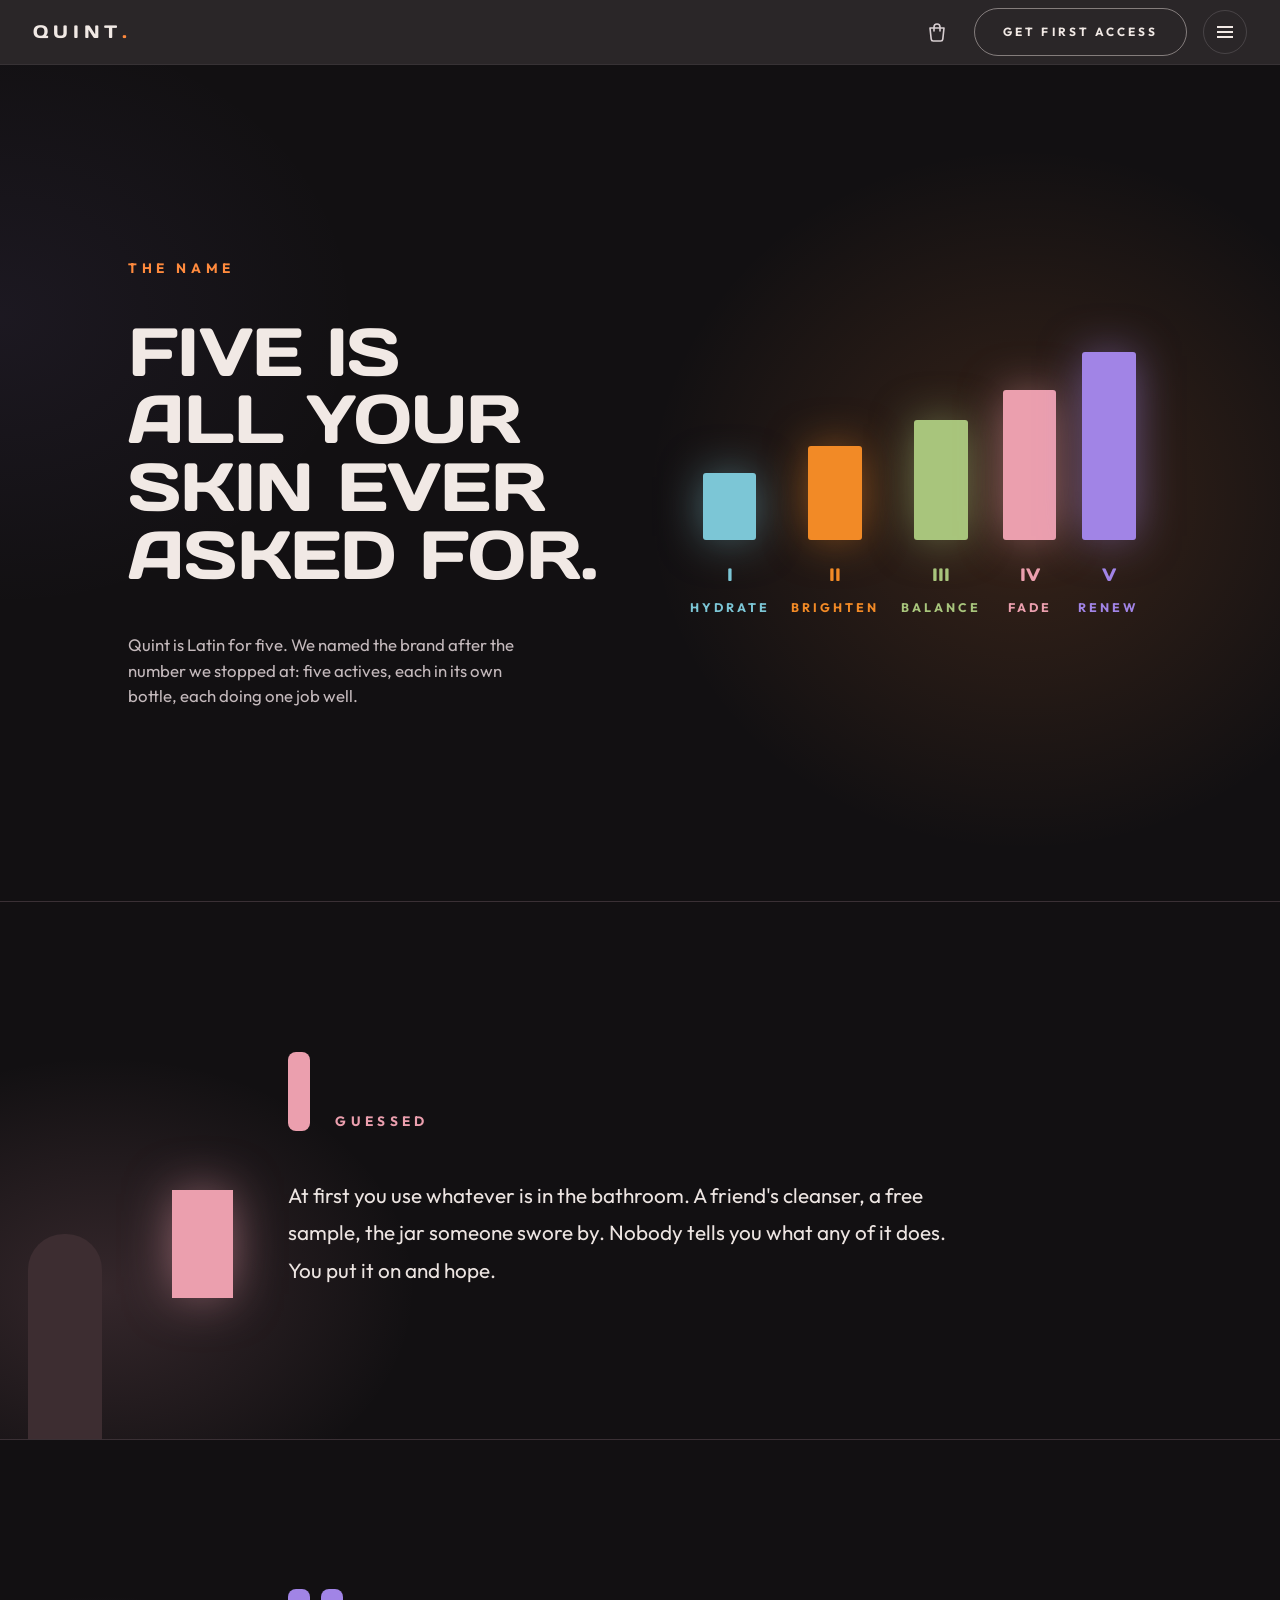
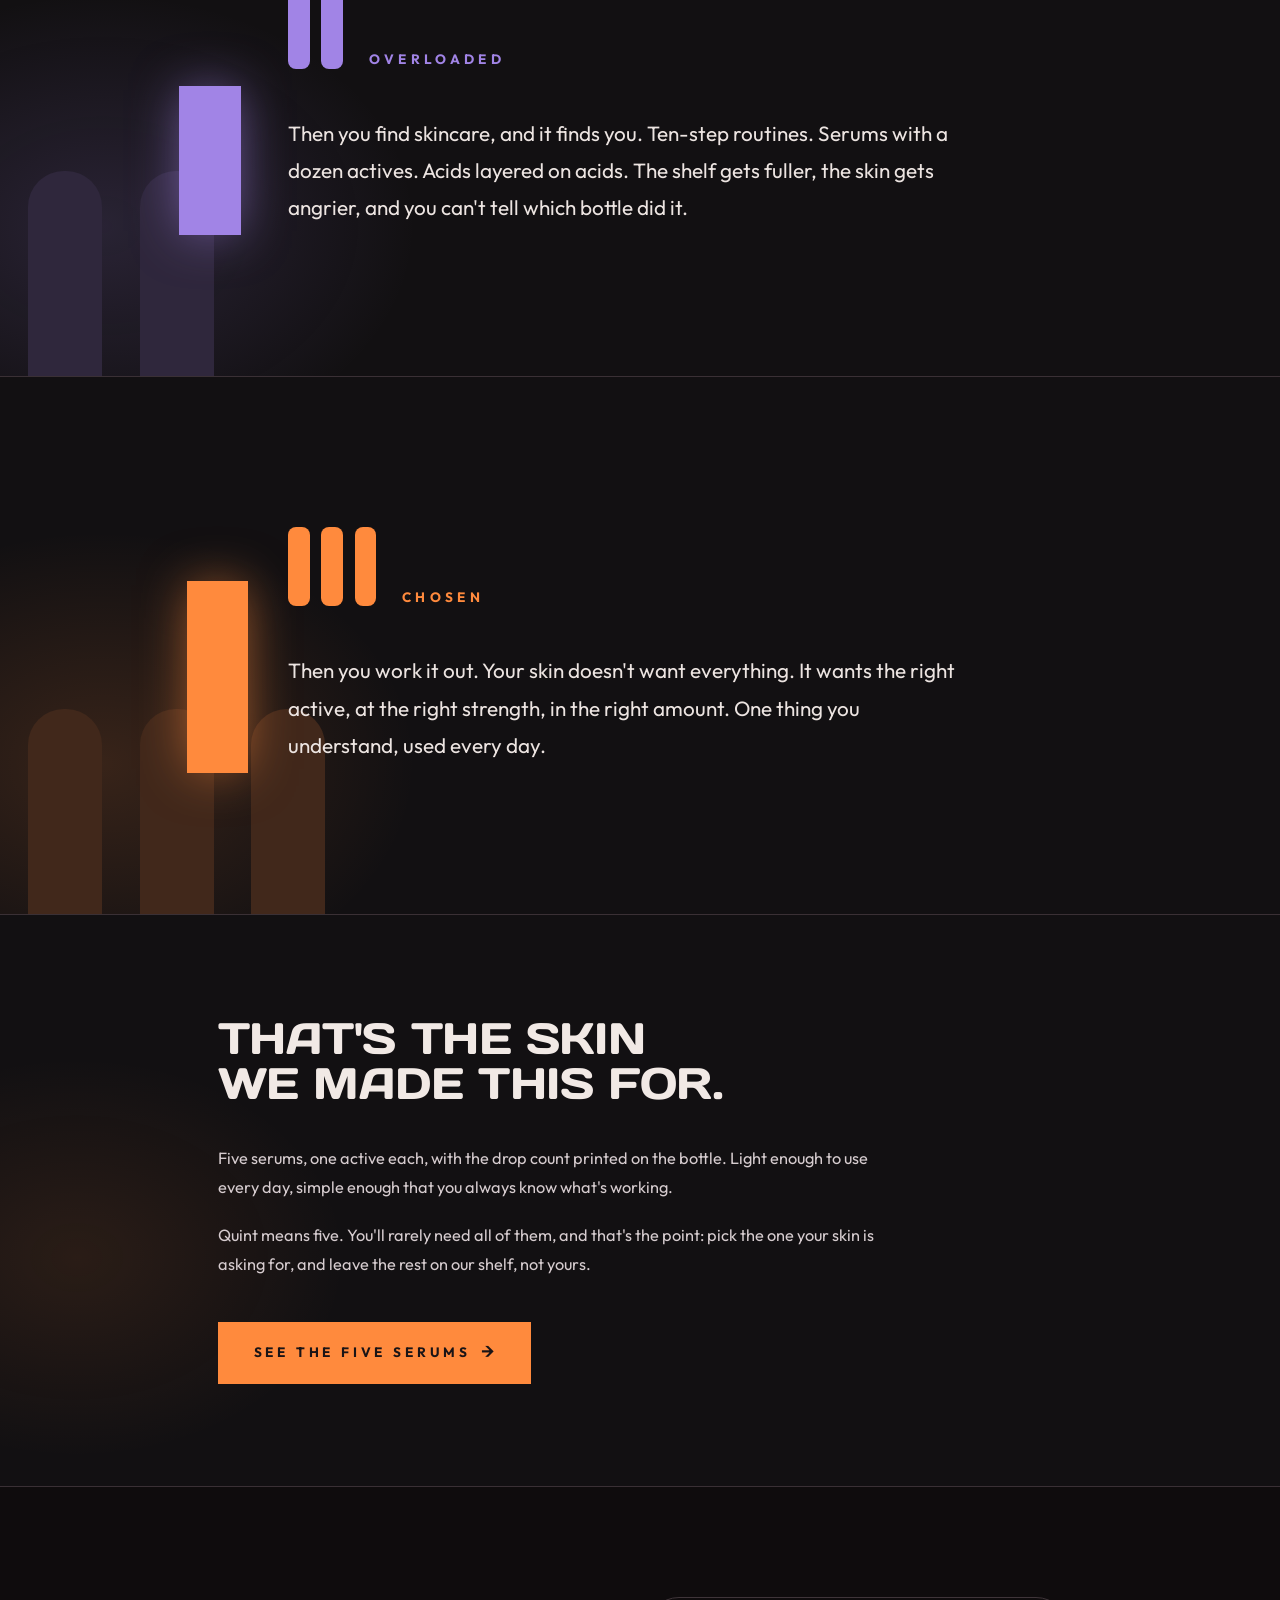
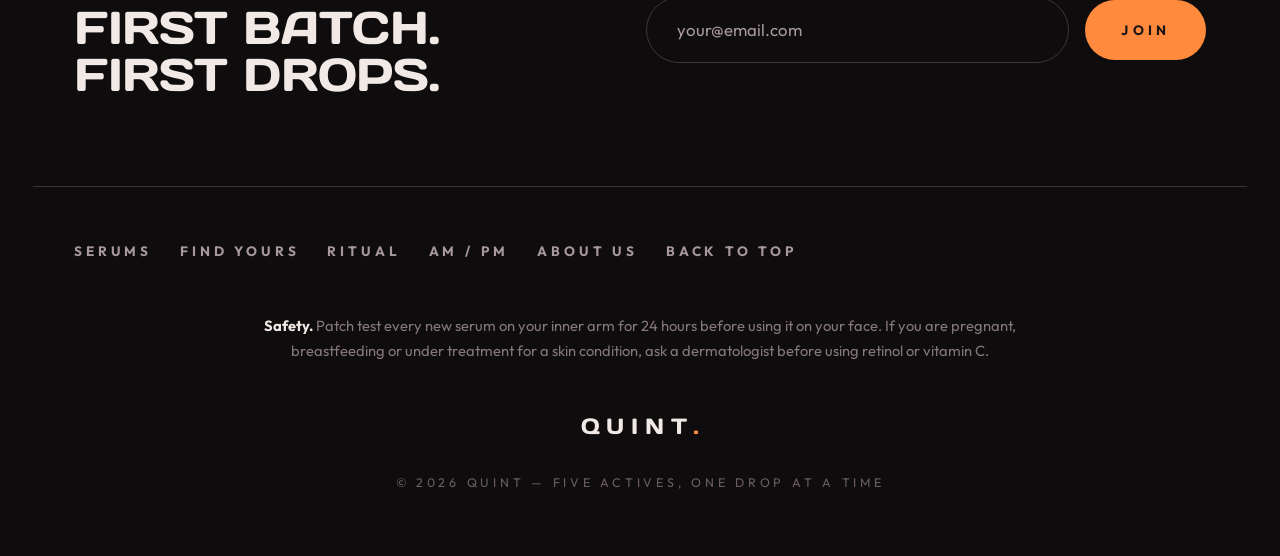
<file: about.html>
<!doctype html>
<html lang="en">
<head>
  <meta charset="utf-8">
  <meta name="viewport" content="width=device-width, initial-scale=1">
  <title>About QUINT | Five actives, one drop at a time</title>
  <meta name="description" content="Why QUINT makes five face serums with one active each: Hyaluronic Acid, Vitamin C, Niacinamide, Alpha Arbutin and Retinol.">
  <meta name="theme-color" content="#151113">
  <meta property="og:title" content="About QUINT">
  <meta property="og:description" content="Five face serums. One active per bottle. Join the waitlist for the first batch.">
  <meta property="og:type" content="website">
  <meta property="og:image" content="images/vitamin-c.jpg">

  <link rel="preconnect" href="https://fonts.googleapis.com">
  <link rel="preconnect" href="https://fonts.gstatic.com" crossorigin>
  <link href="https://fonts.googleapis.com/css2?family=DM+Mono:wght@400;500&family=Days+One&family=Outfit:wght@400;700&family=Instrument+Sans:wght@400;500;600&family=Instrument+Serif:ital@1&display=swap" rel="stylesheet">
  <link rel="stylesheet" href="css/styles.css?v=20261019e">
  <script>document.documentElement.classList.add('js');</script>
  <script src="js/main.js?v=20261019e" defer></script>
</head>
<body>

<a class="skip" href="#main">Skip to content</a>

<!-- NAV (shared with index.html) -->
<header class="nav" id="top">
  <div class="wrap nav__inner">
    <a class="logo" href="index.html" aria-label="QUINT home">QUINT<span class="logo__dot">.</span></a>
    <nav class="nav__links" id="nav-links" aria-label="Main">
      <a href="index.html">Home</a>
      <div class="nav__dd">
        <button class="nav__dd-btn" type="button" aria-expanded="false" aria-controls="serum-menu">
          Serums <svg viewBox="0 0 12 12" aria-hidden="true"><path d="M2.5 4.5 6 8l3.5-3.5"/></svg>
        </button>
        <div class="nav__menu" id="serum-menu">
          <ul>
            <li><a href="index.html#hyaluronic-acid" style="--c:var(--ha)">Hyaluronic Acid</a></li>
            <li><a href="index.html#vitamin-c" style="--c:var(--vc)">Vitamin C</a></li>
            <li><a href="index.html#niacinamide" style="--c:var(--nia)">Niacinamide</a></li>
            <li><a href="index.html#alpha-arbutin" style="--c:var(--aa)">Alpha Arbutin</a></li>
            <li><a href="index.html#retinol" style="--c:var(--ret)">Retinol</a></li>
          </ul>
        </div>
      </div>
      <a href="index.html#find">Find yours</a>
      <a href="index.html#ritual">Ritual</a>
      <a href="index.html#routine">AM / PM</a>
      <a href="about.html" aria-current="page">About us</a>
    </nav>
    <div class="nav__right">
      <button class="nav__bag" type="button" aria-controls="picks" aria-expanded="false" aria-label="Your picks">
        <svg viewBox="0 0 24 24" aria-hidden="true"><path d="M5 8h14l-1.2 11.2a2 2 0 0 1-2 1.8H8.2a2 2 0 0 1-2-1.8L5 8z"/><path d="M9 11V7a3 3 0 0 1 6 0v4"/></svg>
        <span class="nav__bag-count" hidden>0</span>
      </button>
      <a class="btn btn--pill" href="#waitlist">Get first access</a>
      <button class="nav__toggle" type="button" aria-expanded="false" aria-controls="nav-links">
        <span class="sr-only">Menu</span><span class="nav__bars" aria-hidden="true"></span>
      </button>
    </div>
  </div>
</header>

<main id="main">

  <!-- ABOUT 1. THE NAME -->
  <section class="about-name" aria-labelledby="name-title">
    <div class="about-name__grid">
      <div class="about-name__text">
        <p class="about-name__eyebrow reveal">The name</p>
        <h1 class="about-name__title reveal" id="name-title">Five is<br>all your<br>skin ever<br>asked for.</h1>
        <p class="about-name__lede reveal">Quint is Latin for five. We named the brand after the number we stopped at: five actives, each in its own bottle, each doing one job well.</p>
      </div>

      <div class="bars reveal" role="img" aria-label="Five bars rising in height, one per serum: I Hydrate, II Brighten, III Balance, IV Fade, V Renew">
        <div class="bars__item" style="--c:var(--ha);  --h:36%; --i:0"><span class="bars__bar"></span><span class="bars__num">I</span><span class="bars__word">Hydrate</span></div>
        <div class="bars__item" style="--c:var(--vc);  --h:50%; --i:1"><span class="bars__bar"></span><span class="bars__num">II</span><span class="bars__word">Brighten</span></div>
        <div class="bars__item" style="--c:var(--nia); --h:64%; --i:2"><span class="bars__bar"></span><span class="bars__num">III</span><span class="bars__word">Balance</span></div>
        <div class="bars__item" style="--c:var(--aa);  --h:80%; --i:3"><span class="bars__bar"></span><span class="bars__num">IV</span><span class="bars__word">Fade</span></div>
        <div class="bars__item" style="--c:var(--ret); --h:100%; --i:4"><span class="bars__bar"></span><span class="bars__num">V</span><span class="bars__word">Renew</span></div>
      </div>
    </div>
  </section>

  <!-- ABOUT 2. THREE CHAPTERS OF A SKINCARE SHELF -->
  <section class="chapter" style="--c:var(--aa); --n:1; --gh:8.4vw" aria-labelledby="ch1">
    <div class="chapter__ghosts" aria-hidden="true"><span></span></div>
    <span class="chapter__glow reveal" aria-hidden="true"></span>
    <div class="chapter__body">
      <div class="chapter__mark reveal"><span class="chapter__pips" aria-hidden="true"><i></i></span><h2 class="chapter__label" id="ch1"><span class="sr-only">Chapter one: </span>Guessed</h2></div>
      <p class="chapter__text reveal">At first you use whatever is in the bathroom. A friend's cleanser, a free sample, the jar someone swore by. Nobody tells you what any of it does. You put it on and hope.</p>
    </div>
  </section>

  <section class="chapter" style="--c:var(--ret); --n:2; --gh:11.7vw" aria-labelledby="ch2">
    <div class="chapter__ghosts" aria-hidden="true"><span></span><span></span></div>
    <span class="chapter__glow reveal" aria-hidden="true"></span>
    <div class="chapter__body">
      <div class="chapter__mark reveal"><span class="chapter__pips" aria-hidden="true"><i></i><i></i></span><h2 class="chapter__label" id="ch2"><span class="sr-only">Chapter two: </span>Overloaded</h2></div>
      <p class="chapter__text reveal">Then you find skincare, and it finds you. Ten-step routines. Serums with a dozen actives. Acids layered on acids. The shelf gets fuller, the skin gets angrier, and you can't tell which bottle did it.</p>
    </div>
  </section>

  <section class="chapter" style="--c:var(--accent); --n:3; --gh:15vw" aria-labelledby="ch3">
    <div class="chapter__ghosts" aria-hidden="true"><span></span><span></span><span></span></div>
    <span class="chapter__glow reveal" aria-hidden="true"></span>
    <div class="chapter__body">
      <div class="chapter__mark reveal"><span class="chapter__pips" aria-hidden="true"><i></i><i></i><i></i></span><h2 class="chapter__label" id="ch3"><span class="sr-only">Chapter three: </span>Chosen</h2></div>
      <p class="chapter__text reveal">Then you work it out. Your skin doesn't want everything. It wants the right active, at the right strength, in the right amount. One thing you understand, used every day.</p>
    </div>
  </section>

  <!-- ABOUT 3. CLOSING -->
  <section class="about-close" aria-labelledby="close-title">
    <div class="about-close__inner">
      <h2 class="about-close__title reveal" id="close-title">That's the skin<br>we made this for.</h2>
      <p class="reveal">Five serums, one active each, with the drop count printed on the bottle. Light enough to use every day, simple enough that you always know what's working.</p>
      <p class="reveal">Quint means five. You'll rarely need all of them, and that's the point: pick the one your skin is asking for, and leave the rest on our shelf, not yours.</p>
      <a class="btn about-close__btn reveal" href="index.html#range">See the five serums <span aria-hidden="true">→</span></a>
    </div>
  </section>

</main>

<!-- FOOTER (shared with index.html) -->
<footer class="footer">
  <div class="footer__inner">
    <div class="footer__top" id="waitlist">
      <h2 class="footer__title" id="waitlist-title">First batch.<br>First drops.</h2>

      <!-- Formspree: replace YOUR_FORM_ID with the ID from formspree.io (Forms → your form → Integration). -->
      <form class="signup" action="https://formspree.io/f/YOUR_FORM_ID" method="POST" novalidate aria-labelledby="waitlist-title">
        <label class="sr-only" for="email">Email address</label>
        <input class="signup__input" id="email" name="email" type="email" inputmode="email" autocomplete="email" placeholder="your@email.com" required aria-describedby="signup-msg">
        <input type="hidden" name="_subject" value="New QUINT waitlist signup">
        <input class="sr-only" type="text" name="_gotcha" tabindex="-1" autocomplete="off" aria-hidden="true">
        <button class="signup__btn" type="submit">Join</button>
        <p class="signup__msg" id="signup-msg" role="status" aria-live="polite"></p>
      </form>
    </div>

    <div class="footer__bar">
      <nav class="footer__links" aria-label="Footer">
        <a href="index.html#range">Serums</a>
        <a href="index.html#find">Find yours</a>
        <a href="index.html#ritual">Ritual</a>
        <a href="index.html#routine">AM / PM</a>
        <a href="about.html">About us</a>
        <a href="#top">Back to top</a>
      </nav>
    </div>

    <p class="footer__note"><strong>Safety.</strong> Patch test every new serum on your inner arm for 24 hours before using it on your face. If you are pregnant, breastfeeding or under treatment for a skin condition, ask a dermatologist before using retinol or vitamin C.</p>

    <a class="footer__logo" href="#top" aria-label="QUINT, back to top">QUINT<span class="logo__dot">.</span></a>
    <p class="footer__meta">© <span data-year>2026</span> QUINT — five actives, one drop at a time</p>
  </div>
</footer>

</body>
</html>
</file>
<file: css/styles.css>
/* ============================================================
   QUINT — landing page
   ============================================================ */

:root {
  --bg: #151113;
  --bg-2: #1e181b;
  --line: #3a3035;
  --text: #f1e9e5;
  --muted: #a6989c;
  --card: #f4ece8;
  --card-ink: #1a1416;
  --accent: #ff8a3d;

  --ha: #7cc6d6;
  --vc: #f28a26;
  --nia: #a8c57c;
  --aa: #eb9fae;
  --ret: #a184e6;

  --f-display: "Days One", "Arial Black", system-ui, sans-serif;
  --f-label: "Outfit", system-ui, sans-serif;
  --f-body: "Instrument Sans", system-ui, -apple-system, "Segoe UI", sans-serif;
  --f-serif: "Instrument Serif", Georgia, serif;
  --f-mono: "DM Mono", ui-monospace, "SFMono-Regular", Menlo, monospace;

  --gutter: clamp(16px, 2.6vw, 56px);
  --max: 2000px;
  --nav-h: clamp(64px, 4.2vw, 80px);
  --radius: 6px;
  --ease: cubic-bezier(.2, .7, .2, 1);
}

/* Registered so the serum colour can animate (hero bottle colour swap) */
@property --c { syntax: "<color>"; inherits: true; initial-value: #ff8a3d; }

/* ---------- Base ---------- */
*, *::before, *::after { box-sizing: border-box; }
html { -webkit-text-size-adjust: 100%; scroll-behavior: smooth; scroll-padding-top: calc(var(--nav-h) + 8px); }
body {
  margin: 0;
  background: var(--bg);
  color: var(--text);
  font-family: var(--f-body);
  font-size: 1.0625rem;
  line-height: 1.55;
  -webkit-font-smoothing: antialiased;
  overflow-x: hidden;
}
img { display: block; max-width: 100%; height: auto; }
a { color: inherit; }
h1, h2, h3, h4, p, ul, ol, dl, dd, figure { margin: 0; }
ul, ol { padding: 0; list-style: none; }
button, input { font: inherit; color: inherit; }
abbr[title] { text-decoration: none; }

:focus-visible { outline: 3px solid var(--accent); outline-offset: 3px; border-radius: 2px; }

.sr-only {
  position: absolute !important; width: 1px; height: 1px; padding: 0; margin: -1px;
  overflow: hidden; clip: rect(0 0 0 0); white-space: nowrap; border: 0;
}
.nowrap { white-space: nowrap; }
.skip {
  position: absolute; left: 16px; top: -100px; z-index: 100;
  background: var(--accent); color: var(--card-ink); padding: 10px 16px;
  font-family: var(--f-label); font-weight: 700; font-size: .75rem; letter-spacing: .16em; text-transform: uppercase; text-decoration: none;
}
.skip:focus { top: 12px; }

.wrap { width: 100%; max-width: var(--max); margin-inline: auto; padding-inline: var(--gutter); }
.section { padding-block: clamp(72px, 11vw, 150px); }

/* ---------- Type ---------- */
.h2, .hero__title, .waitlist__title, .serum__name, .finder__name, .range__name, .routine__head, .step__title, .logo {
  font-family: var(--f-display);
  font-weight: 400;
  text-transform: uppercase;
  letter-spacing: -.01em;
  line-height: .92;
}
.h2 { font-size: clamp(2rem, 3.6vw, 4.6rem); margin-bottom: clamp(36px, 5vw, 64px); text-wrap: balance; }
.accent { color: var(--accent); }

.label, .mono, .chip, .btn, .eyebrow, dt {
  font-family: var(--f-label); font-weight: 700; font-size: .72rem;
  letter-spacing: .16em; text-transform: uppercase; line-height: 1.3;
}
.mono { font-family: var(--f-mono); font-weight: 500; letter-spacing: .06em; }
.label { color: var(--muted); }

.eyebrow { display: flex; flex-wrap: wrap; align-items: center; gap: 12px; color: var(--muted); margin-bottom: 22px; }
.eyebrow__tag { background: var(--accent); color: var(--card-ink); padding: 6px 10px 5px; }
.eyebrow__tag::before { content: "["; } .eyebrow__tag::after { content: "]"; }

.lede { color: var(--muted); max-width: 46ch; font-size: clamp(1.05rem, 1.4vw, 1.2rem); }

/* ---------- Buttons ---------- */
.btn {
  --btn-bg: transparent; --btn-fg: var(--text); --btn-bd: currentColor;
  display: inline-flex; align-items: center; justify-content: center; gap: 10px;
  min-height: 48px; padding: 14px 26px 13px;
  border: 2px solid var(--btn-bd); border-radius: 999px;
  background: var(--btn-bg); color: var(--btn-fg);
  text-decoration: none; cursor: pointer; white-space: nowrap;
  transition: transform .25s var(--ease), box-shadow .25s var(--ease), background-color .25s, color .25s;
}
.btn:hover { transform: translateY(-2px); box-shadow: 0 8px 24px -10px rgb(0 0 0 / .6); }
.btn:active { transform: translateY(0); }
.btn--pill { min-height: 40px; padding: 10px 18px 9px; font-size: .66rem; }
.btn--pill:hover { --btn-bg: var(--text); --btn-fg: var(--bg); --btn-bd: var(--text); }
.btn--dark { --btn-bg: var(--card-ink); --btn-fg: var(--card); --btn-bd: var(--card-ink); }
.btn--serum { --btn-bg: var(--c); --btn-fg: var(--card-ink); --btn-bd: var(--c); }
.btn--accent { --btn-bg: var(--accent); --btn-fg: var(--card-ink); --btn-bd: var(--accent); }

/* ---------- Nav (CHAPTER III header format) ---------- */
.nav {
  position: sticky; top: 0; z-index: 50;
  background: rgb(44 40 42 / .94);
  -webkit-backdrop-filter: blur(12px); backdrop-filter: blur(12px);
  border-bottom: 1px solid rgb(255 255 255 / .06);
}
/* logo | centred links | CTA */
.nav__inner { height: var(--nav-h); display: grid; grid-template-columns: auto minmax(0, 1fr) auto; align-items: center; gap: 24px; }
.nav__links { justify-self: center; }
.logo { font-family: var(--f-display); font-size: clamp(1.15rem, 1.3vw, 1.5rem); letter-spacing: .26em; text-decoration: none; line-height: 1; white-space: nowrap; justify-self: start; }
.logo__dot { color: var(--accent); letter-spacing: 0; }
.nav__links { display: flex; align-items: center; gap: clamp(26px, 2.6vw, 52px); }
.nav__links a, .nav__dd-btn {
  font-family: var(--f-label); font-weight: 700; font-size: clamp(.78rem, .78vw, .92rem); letter-spacing: .3em; text-transform: uppercase;
  text-decoration: none; color: #c4b9bc; padding-block: 10px; transition: color .2s;
}
.nav__links a:hover, .nav__dd-btn:hover, .nav__dd-btn[aria-expanded="true"] { color: var(--text); }
.nav__links > a[aria-current="page"] { color: var(--text); box-shadow: inset 0 -2px 0 var(--accent); }
@media (max-width: 1600px) and (min-width: 1281px) {
  .nav__links { gap: clamp(18px, 1.6vw, 30px); }
  .nav__links a, .nav__dd-btn { letter-spacing: .2em; }
  .nav .btn--pill { padding-inline: 20px; letter-spacing: .18em; }
}
.nav__right { justify-self: end; display: flex; align-items: center; gap: 12px; }
.nav .btn--pill {
  min-height: 48px; padding: 0 28px; border-width: 1.5px; --btn-bd: rgb(241 233 229 / .45);
  font-family: var(--f-label); font-size: clamp(.74rem, .74vw, .88rem); letter-spacing: .26em;
}
.nav .btn--pill:hover { --btn-bd: var(--text); }

/* Bag button (opens "Your picks") */
.nav__bag {
  position: relative; display: grid; place-items: center; width: 44px; height: 44px; padding: 0;
  background: none; border: 0; border-radius: 50%; color: #d8cfd2; cursor: pointer; transition: color .2s, background-color .2s;
}
.nav__bag:hover { color: var(--text); background: rgb(255 255 255 / .06); }
.nav__bag svg { width: 24px; height: 24px; fill: none; stroke: currentColor; stroke-width: 1.6; stroke-linejoin: round; stroke-linecap: round; }
.nav__bag-count {
  position: absolute; top: 4px; right: 2px; min-width: 18px; height: 18px; padding: 0 5px; border-radius: 999px;
  background: var(--accent); color: var(--card-ink); font-family: var(--f-label); font-weight: 700; font-size: .68rem; line-height: 18px; text-align: center;
}
.nav__bag-count[hidden] { display: none; }
.nav__right { gap: clamp(8px, 1.2vw, 24px); }

/* Serums dropdown */
.nav__dd { position: relative; }
.nav__dd-btn { display: inline-flex; align-items: center; gap: 10px; background: none; border: 0; padding-inline: 0; cursor: pointer; }
.nav__dd-btn svg { width: 11px; height: 11px; fill: none; stroke: currentColor; stroke-width: 1.8; transition: transform .2s; }
.nav__dd-btn[aria-expanded="true"] svg { transform: rotate(180deg); }
.nav__menu { position: absolute; left: 50%; top: 100%; transform: translateX(-50%); padding-top: 18px; display: none; }
.nav__dd-btn[aria-expanded="true"] + .nav__menu { display: block; }
@media (hover: hover) and (min-width: 1281px) { .nav__dd:hover .nav__menu { display: block; } .nav__dd:hover svg { transform: rotate(180deg); } }
.nav__menu ul { min-width: 250px; padding: 10px; background: #2c282a; border: 1px solid rgb(255 255 255 / .08); border-radius: 10px; box-shadow: 0 24px 40px -16px rgb(0 0 0 / .7); }
.nav__menu a { display: flex; align-items: center; gap: 12px; padding: 12px 14px; border-radius: 6px; letter-spacing: .18em; white-space: nowrap; }
.nav__menu a::before { content: ""; width: 10px; height: 10px; border-radius: 2px; background: var(--c); flex: none; }
.nav__menu a:hover { background: rgb(255 255 255 / .05); }
.nav__toggle { display: none; }

@media (max-width: 1280px) {
  .nav__inner { display: flex; gap: 12px; }
  .nav__right { margin-left: auto; }
  .nav__toggle {
    display: grid; place-items: center; width: 44px; height: 44px; flex: none;
    background: none; border: 1px solid rgb(255 255 255 / .14); border-radius: 50%; cursor: pointer;
  }
  .nav__bars, .nav__bars::before, .nav__bars::after {
    display: block; width: 16px; height: 2px; background: var(--text); content: ""; transition: transform .25s var(--ease);
  }
  .nav__bars { position: relative; }
  .nav__bars::before { position: absolute; top: -5px; }
  .nav__bars::after { position: absolute; top: 5px; }
  .nav__toggle[aria-expanded="true"] .nav__bars { background: transparent; }
  .nav__toggle[aria-expanded="true"] .nav__bars::before { transform: translateY(5px) rotate(45deg); }
  .nav__toggle[aria-expanded="true"] .nav__bars::after { transform: translateY(-5px) rotate(-45deg); }

  .nav__links {
    position: absolute; left: 0; right: 0; top: 100%;
    flex-direction: column; align-items: stretch; gap: 0;
    background: #2c282a; border-bottom: 1px solid var(--line);
    padding: 8px var(--gutter) 20px; max-height: calc(100svh - var(--nav-h)); overflow-y: auto;
    display: none;
  }
  .nav__links.is-open { display: flex; }
  .nav__links > a, .nav__dd-btn { width: 100%; padding-block: 16px; border-bottom: 1px solid rgb(255 255 255 / .08); font-size: .82rem; color: var(--text); }
  .nav__dd-btn { justify-content: space-between; }
  .nav__menu { position: static; transform: none; padding: 4px 0 8px; }
  .nav__menu ul { background: none; border: 0; box-shadow: none; padding: 0; min-width: 0; }
  .nav__menu a { padding: 12px 4px; font-size: .78rem; color: #c4b9bc; }
  /* Without JS the menu can't open, so show links inline below the bar */
  html:not(.js) .nav__links { position: static; display: flex; flex-direction: row; flex-wrap: wrap; gap: 16px; padding: 0; border: 0; background: none; }
  html:not(.js) .nav__inner { height: auto; flex-wrap: wrap; padding-block: 14px; }
}
@media (max-width: 560px) {
  .logo { font-size: 1rem; letter-spacing: .16em; }
  .nav .btn--pill { min-height: 40px; padding-inline: 14px; font-size: .62rem; letter-spacing: .12em; }
}
@media (max-width: 380px) {
  .nav .btn--pill { padding-inline: 10px; letter-spacing: .08em; }
}
/* Smallest phones: bag + menu only (the hero and footer still carry the CTA) */
@media (max-width: 420px) { .nav .btn--pill { display: none; } }

/* ---------- Your picks drawer ---------- */
.is-locked, .is-locked body { overflow: hidden; }
.picks { position: fixed; inset: 0; z-index: 100; visibility: hidden; transition: visibility 0s .4s; }
.picks.is-open { visibility: visible; transition: none; }
.picks__scrim { position: absolute; inset: 0; background: rgb(8 6 7 / .55); -webkit-backdrop-filter: blur(6px); backdrop-filter: blur(6px); opacity: 0; transition: opacity .35s var(--ease); }
.picks.is-open .picks__scrim { opacity: 1; }
.picks__panel {
  position: absolute; top: 0; right: 0; bottom: 0; width: min(100%, 430px);
  display: flex; flex-direction: column;
  background: #171315; border-left: 1px solid var(--line); box-shadow: -30px 0 60px -20px rgb(0 0 0 / .6);
  transform: translateX(100%); transition: transform .4s var(--ease);
}
.picks.is-open .picks__panel { transform: none; }
.picks__head { display: flex; justify-content: space-between; align-items: center; padding: 20px 28px; border-bottom: 1px solid var(--line); }
.picks__title { font-family: var(--f-display); font-weight: 400; text-transform: uppercase; font-size: 1.25rem; letter-spacing: -.01em; }
.picks__close { display: grid; place-items: center; width: 36px; height: 36px; padding: 0; background: none; border: 0; border-radius: 50%; color: var(--muted); cursor: pointer; }
.picks__close:hover { color: var(--text); background: rgb(255 255 255 / .06); }
.picks__close svg { width: 22px; height: 22px; stroke: currentColor; stroke-width: 1.6; stroke-linecap: round; }
.picks__body { flex: 1; overflow-y: auto; padding: 22px 28px; scrollbar-width: thin; scrollbar-color: #3a3035 transparent; }
.picks__empty { text-align: center; color: var(--muted); font-family: var(--f-label); font-size: .95rem; padding: 26px 0 30px; }
.picks__empty[hidden] { display: none; }
.picks__list { display: grid; gap: 8px; margin-bottom: 24px; }
.picks__list:empty { display: none; }
.picks__label { font-family: var(--f-label); font-weight: 700; font-size: .72rem; letter-spacing: .22em; text-transform: uppercase; color: var(--muted); margin-bottom: 12px; }
.picks__grid { display: grid; grid-template-columns: 1fr 1fr; gap: 9px; }

.mini-bottle { /* dropper cap + coloured glass */
  flex: none; width: 12px; height: 24px; border-radius: 3px 3px 2px 2px;
  background: linear-gradient(#0d0a0b 0 30%, #2c2428 30% 38%, var(--c) 38%);
  box-shadow: inset -3px 0 0 rgb(0 0 0 / .18);
}
.pick-tile {
  display: flex; align-items: center; gap: 12px; min-height: 52px; padding: 0 14px; text-align: left; cursor: pointer;
  background: #1d181a; border: 1px solid var(--line); border-radius: 12px;
  transition: border-color .2s, background-color .2s, transform .25s var(--ease);
}
.pick-tile:hover { border-color: color-mix(in srgb, var(--c) 60%, var(--line)); background: #221c1f; transform: translateY(-2px); }
.pick-tile__name { flex: 1; font-family: var(--f-label); font-weight: 700; font-size: .72rem; letter-spacing: .12em; text-transform: uppercase; color: var(--c); line-height: 1.25; }
.pick-tile__plus { font-family: var(--f-body); font-size: 1.2rem; font-weight: 300; color: var(--muted); }

.pick-row { display: flex; align-items: center; gap: 14px; padding: 9px 12px 9px 14px; border-radius: 12px; background: color-mix(in srgb, var(--c) 9%, #1d181a); border: 1px solid color-mix(in srgb, var(--c) 30%, var(--line)); }
.pick-row__name { flex: 1; font-family: var(--f-label); font-weight: 700; font-size: .85rem; letter-spacing: .12em; text-transform: uppercase; color: var(--c); }
.pick-row__name small { display: block; margin-top: 4px; font-weight: 400; letter-spacing: .06em; color: var(--muted); text-transform: none; font-size: .82rem; }
.qty { display: flex; align-items: center; border: 1px solid var(--line); border-radius: 999px; }
.qty button { width: 32px; height: 32px; padding: 0; background: none; border: 0; color: var(--text); font-size: 1.15rem; cursor: pointer; border-radius: 50%; }
.qty button:hover { background: rgb(255 255 255 / .07); }
.qty output { min-width: 22px; text-align: center; font-family: var(--f-label); font-weight: 700; }

.picks__foot { padding: 18px 28px 22px; border-top: 1px solid var(--line); }
.picks__row { display: flex; justify-content: space-between; align-items: baseline; }
.picks__row span { font-family: var(--f-label); font-size: .88rem; letter-spacing: .2em; text-transform: uppercase; color: var(--muted); }
.picks__row strong { font-family: var(--f-display); font-weight: 400; font-size: 1.15rem; color: var(--accent); }
.picks__note { font-family: var(--f-label); font-size: .82rem; color: #84777b; line-height: 1.5; margin: 6px 0 16px; }
.picks__cta {
  display: flex; align-items: center; justify-content: center; min-height: 52px; border-radius: 999px; text-decoration: none;
  background: color-mix(in srgb, var(--accent) 45%, #171315); color: var(--card-ink);
  font-family: var(--f-label); font-weight: 700; font-size: .78rem; letter-spacing: .28em; text-transform: uppercase;
  transition: background-color .25s, transform .25s var(--ease);
}
.picks__cta.is-ready { background: var(--accent); }
.picks__cta:hover { transform: translateY(-2px); }

@media (max-width: 480px) {
  .picks__head, .picks__body, .picks__foot { padding-inline: 20px; }
  .picks__grid { grid-template-columns: 1fr; }
}

/* ---------- CSS bottle placeholder ---------- */
.media {
  position: relative; overflow: hidden; aspect-ratio: 4 / 5;
  background: var(--bg-2); border-radius: var(--radius);
}
.media > img { position: absolute; inset: 0; width: 100%; height: 100%; object-fit: cover; }
.media > img[hidden] { display: none; }

.bottle {
  position: absolute; inset: 0; display: grid; place-items: center;
  background:
    radial-gradient(60% 45% at 50% 62%, color-mix(in srgb, var(--c, var(--accent)) 32%, transparent), transparent 70%),
    linear-gradient(180deg, var(--bg-2), color-mix(in srgb, var(--c, var(--accent)) 10%, var(--bg)));
  container-type: inline-size;
  transition: background .6s var(--ease);
}
.bottle__shape { position: relative; width: 30%; aspect-ratio: 1 / 2.35; display: flex; flex-direction: column; align-items: center; }
.bottle__bulb {
  width: 34%; height: 19%;
  background: linear-gradient(90deg, #0d0a0b, #2c2428 45%, #0d0a0b);
  border-radius: 46% 46% 14% 14% / 60% 60% 14% 14%;
}
.bottle__collar {
  width: 58%; height: 9%;
  background: linear-gradient(90deg, #0f0c0d, #3a3035 40%, #0f0c0d);
  border-radius: 3px 3px 1px 1px;
}
.bottle__glass {
  position: relative; flex: 1; width: 100%;
  border-radius: 16% 16% 9% 9% / 9% 9% 5% 5%;
  background: linear-gradient(90deg,
    color-mix(in srgb, var(--c, var(--accent)) 55%, #000) 0%,
    var(--c, var(--accent)) 28%,
    color-mix(in srgb, var(--c, var(--accent)) 60%, #fff) 44%,
    var(--c, var(--accent)) 58%,
    color-mix(in srgb, var(--c, var(--accent)) 50%, #000) 100%);
  box-shadow: 0 30px 50px -20px rgb(0 0 0 / .7), inset 0 -10px 20px rgb(0 0 0 / .25);
  transition: background .6s var(--ease);
}
.bottle__glass::after { /* glass highlight */
  content: ""; position: absolute; left: 14%; top: 6%; width: 7%; height: 70%;
  border-radius: 99px; background: rgb(255 255 255 / .35);
}
.bottle__label {
  position: absolute; left: 12%; right: 12%; top: 34%;
  display: grid; gap: 4cqi; padding: 6cqi 3cqi;
  background: var(--card); color: var(--card-ink); text-align: center;
  font-family: var(--f-display); font-weight: 400; font-size: 3.4cqi; letter-spacing: .14em; line-height: 1;
}
.bottle__label b { font-family: var(--f-mono); font-weight: 500; font-size: 2.8cqi; letter-spacing: .06em; }

/* Real product cut-outs (transparent PNG) sit on the coloured backdrop; the drawn bottle hides */
.media:has(> img.cut:not([hidden])) .bottle__shape { display: none; }
.media > img.cut {
  inset: auto; top: 7%; left: 50%; height: 86%; width: auto; max-width: none;
  object-fit: contain; transform: translateX(-50%);
  filter: drop-shadow(0 30px 28px rgb(0 0 0 / .45));
}
.media--hero > img.cut { top: 0; height: 100%; filter: drop-shadow(0 40px 34px rgb(0 0 0 / .5)); }
.media--sq > img.cut { top: auto; bottom: 22%; height: 62%; filter: drop-shadow(0 18px 16px rgb(0 0 0 / .5)); }  /* on the plinth */
.feature__media > img.cut { top: auto; bottom: 8%; height: 82%; filter: drop-shadow(0 30px 26px rgb(26 20 22 / .3)); }

/* Ritual image placeholder: a staged shot of all five labelled bottles */
.bottle-scene {
  display: block;
  background:
    radial-gradient(55% 40% at 50% 46%, rgb(255 138 61 / .22), transparent 70%),
    linear-gradient(180deg, #1b1517 0%, #120e10 64%, #241b1e 64.2%, #0d0a0b 100%);
}
.bottle-scene::before { /* edge of the surface the bottles stand on */
  content: ""; position: absolute; left: 0; right: 0; top: 64%; height: 1px; background: rgb(255 255 255 / .08);
}
.scene-bottle {
  position: absolute; left: var(--x); bottom: 12%; height: 48%; width: auto; transform: translateX(-50%); z-index: 2;
  filter: drop-shadow(0 22px 18px rgb(0 0 0 / .6));
}
.scene-bottle.is-back { bottom: 25%; height: 40%; z-index: 1; filter: drop-shadow(0 18px 14px rgb(0 0 0 / .55)) brightness(.8); }
.bottle-scene .bottle__label, .scene .bottle__label { font-size: 11cqi; gap: 9cqi; padding: 14cqi 6cqi; top: 32%; }
.bottle-scene .bottle__label b, .scene .bottle__label b { font-size: 8.5cqi; }

/* ---------- Chips ---------- */
.chip {
  display: inline-block; background: #0b0809; color: var(--text);
  padding: 9px 14px 8px; border-radius: 999px; font-size: .64rem;
}

/* ---------- 2. Hero ---------- */
.hero { position: relative; isolation: isolate; overflow: hidden; }
.hero__stripes { position: absolute; inset: 0; z-index: -1; display: grid; grid-template-columns: repeat(5, 1fr); }
.stripe {
  background: color-mix(in srgb, var(--c) 24%, var(--bg));
  transition: background-color 1s var(--ease);
}
.stripe.is-active { background: color-mix(in srgb, var(--c) 78%, var(--bg)); }

.stripe { cursor: crosshair; }

/* The grid lines up with the 5 stripes: card over 1–3, bottle standing in stripe 5.
   The grid itself ignores the pointer so hovering anywhere on a stripe reaches it. */
.hero__grid {
  position: relative;
  min-height: min(calc(100svh - var(--nav-h)), 42.6vw); /* reference: hero ~42.6% of width tall */
  display: grid; grid-template-columns: repeat(5, minmax(0, 1fr));
  align-items: start;
  padding-block: 6.3vw 4vw;
  pointer-events: none;
}
.hero__card {
  grid-column: 1 / -1; grid-row: 1; justify-self: start;
  /* Proportions taken from the reference at 1917px: 4.1% in, 46.75% wide, 2.87% side padding */
  width: min(46.75vw, 1200px); margin-left: 4.12vw;
  container-type: inline-size;
  background: var(--card); color: var(--card-ink);
  padding: 2.4vw 2.87vw 3.2vw;
  box-shadow: 0 40px 80px -40px rgb(0 0 0 / .8);
  pointer-events: auto;
}
.hero__meta { color: #6d6064; margin-bottom: clamp(18px, 3vw, 32px); }
.hero__title { font-size: clamp(2.3rem, 11.7cqi, 7.5rem); line-height: .88; letter-spacing: -.02em; }
.hero__tagline {
  font-family: var(--f-serif); font-style: italic; font-weight: 400;
  font-size: clamp(1.3rem, 4cqi, 2.2rem); line-height: 1.1;
  margin: clamp(12px, 1.2vw, 22px) 0 clamp(20px, 1.9vw, 36px);
}
.hero .btn--dark { border-radius: 0; min-height: clamp(48px, 3.1vw, 60px); padding-inline: clamp(28px, 2.3vw, 44px); font-size: clamp(.72rem, .8vw, .92rem); letter-spacing: .28em; }

.hero__product {
  grid-column: 5; grid-row: 1;
  display: grid; justify-items: center; gap: 22px;
  transition: --c .6s var(--ease);
}
.media--hero { width: min(86%, 320px); background: none; overflow: visible; }
.hero .bottle { background: none; }
.hero .bottle__shape { width: 50%; filter: drop-shadow(0 30px 30px rgb(0 0 0 / .55)); }
.chip--hero {
  border-radius: 0; background: #0b0809; text-align: center;
  padding: 12px 16px 11px; font-size: .7rem; max-width: 100%;
}

@media (max-width: 800px) {
  .hero__grid { grid-template-columns: 1fr; min-height: 0; gap: 28px; padding: clamp(24px, 6vw, 48px) var(--gutter); align-items: center; }
  .hero__card { grid-column: 1; grid-row: auto; width: 100%; margin-left: 0; padding: clamp(24px, 6vw, 40px); }
  .hero__product { grid-column: 1; grid-row: auto; }
  .media--hero { width: min(70%, 280px); }
}

/* ---------- 3. Marquee ---------- */
.marquee {
  overflow: hidden; border-block: 1px solid var(--line); background: #0f0c0d;
  padding-block: clamp(20px, 2.4vw, 30px);
}
.marquee__track { display: flex; width: max-content; animation: marquee 32s linear infinite; }
.marquee:hover .marquee__track { animation-play-state: paused; }
.marquee__list { display: flex; flex: none; }
.marquee__list li {
  color: var(--c);
  font-family: var(--f-display); font-weight: 400; text-transform: uppercase; white-space: nowrap;
  font-size: clamp(1.15rem, 1.9vw, 2.1rem); line-height: 1; letter-spacing: .16em;
  display: flex; align-items: center;
}
/* Coloured rule in front of each name, matching its serum */
.marquee__list li::before {
  content: ""; width: clamp(56px, 6.2vw, 120px); height: 3px; background: var(--c);
  margin-inline: clamp(28px, 3.4vw, 64px) clamp(16px, 1.2vw, 22px);
}
@keyframes marquee { to { transform: translateX(-50%); } }

/* ---------- 4. Range ---------- */
.range__list { border-top: 1px solid var(--line); }
/* Number | label | note, laid out like CHAPTER III's "whole label" rows:
   note column starts around the middle of the page */
.range__row {
  display: grid; grid-template-columns: minmax(0, 13fr) minmax(0, 40fr) minmax(0, 47fr);
  align-items: center; gap: 12px 24px;
  padding-block: clamp(28px, 2.6vw, 46px);
  border-bottom: 1px solid var(--line);
}
.range__num {
  color: var(--c); text-decoration: none;
  font-family: "Outfit", var(--f-body); font-weight: 700; line-height: .9; letter-spacing: -.02em;
  font-size: clamp(2.8rem, 4.4vw, 4.6rem);
  transition: transform .3s var(--ease);
  justify-self: start; align-self: start;
}
.range__num:hover { transform: translateX(6px); }
.range__name {
  font-family: "Outfit", var(--f-body); font-weight: 700; text-transform: uppercase;
  font-size: clamp(.95rem, 1.15vw, 1.25rem); letter-spacing: .2em; line-height: 1.4;
  padding-top: .4em;
}
.range__plus { color: var(--text); }
.range__line { font-family: "Outfit", var(--f-body); font-weight: 400; color: var(--muted); font-size: clamp(.95rem, 1vw, 1.1rem); padding-top: .4em; }

@media (max-width: 800px) {
  .range__row { grid-template-columns: 1fr; gap: 8px; }
  .range__name, .range__line { padding-top: 0; }
}

/* ---------- 4b. The idea ---------- */
.idea {
  background: color-mix(in srgb, var(--accent) 5%, #170f12);
  border-top: 1px solid var(--line);
  padding-block: clamp(72px, 7.6vw, 150px) clamp(48px, 4vw, 80px);
}
.idea__head { display: flex; justify-content: space-between; align-items: flex-end; gap: 32px; }
.idea__eyebrow {
  display: flex; flex-wrap: wrap; align-items: center; gap: 20px; margin-bottom: clamp(28px, 2.6vw, 48px);
  font-family: var(--f-label); font-weight: 700; font-size: .8rem; letter-spacing: .3em; text-transform: uppercase; color: var(--muted);
}
.idea__tag { border: 2px solid var(--accent); color: var(--accent); padding: 8px 16px 7px; }
.idea__title {
  font-family: var(--f-display); font-weight: 400; text-transform: uppercase;
  font-size: clamp(2rem, 4.5vw, 5.6rem); line-height: .98; letter-spacing: -.005em;
  padding-bottom: clamp(36px, 3.4vw, 64px);
}
/* Five outlined bars standing on the divider line, one per serum */
.idea__bars { display: flex; align-items: flex-end; gap: clamp(12px, 1.6vw, 32px); flex: none; }
.idea__bars span {
  display: block; width: clamp(28px, 3.4vw, 72px); height: clamp(160px, 18.6vw, 360px);
  border: 1.5px solid color-mix(in srgb, var(--c) 55%, var(--line)); border-bottom: 0;
}
.idea__cols { display: grid; grid-template-columns: repeat(3, minmax(0, 1fr)); border-top: 1px solid var(--line); }
.idea__cols li { padding: clamp(28px, 2.4vw, 44px) clamp(20px, 1.6vw, 32px) clamp(32px, 2.6vw, 48px); border-left: 1px solid var(--line); }
.idea__cols li:first-child { border-left: 0; padding-left: 0; }
.idea__n { font-family: var(--f-label); font-weight: 700; font-size: .78rem; letter-spacing: .3em; color: var(--accent); margin-bottom: 20px; }
.idea__h { font-family: var(--f-display); font-weight: 400; text-transform: uppercase; font-size: clamp(1.15rem, 1.3vw, 1.5rem); letter-spacing: -.01em; margin-bottom: 14px; }
.idea__cols p:last-child { font-family: var(--f-label); color: var(--muted); font-size: clamp(.98rem, .95vw, 1.1rem); }

@media (max-width: 900px) {
  .idea__bars { display: none; }
}
@media (max-width: 800px) {
  .idea__cols { grid-template-columns: 1fr; }
  .idea__cols li { border-left: 0; border-bottom: 1px solid var(--line); padding-inline: 0; }
}

/* ---------- 5. Finder ---------- */
.finder { background: var(--bg-2); border-block: 1px solid var(--line); }
/* Half and half: intro + concerns on the left, match card filling the right */
.finder__grid { display: grid; grid-template-columns: repeat(2, minmax(0, 1fr)); gap: clamp(28px, 4vw, 80px); align-items: stretch; }
.finder__left { display: flex; flex-direction: column; justify-content: center; }
.finder__concerns { display: flex; flex-wrap: wrap; gap: 10px; }
.concern {
  min-height: 46px; padding: 11px 20px; cursor: pointer;
  background: transparent; border: 1.5px solid var(--line); border-radius: 999px;
  font-size: 1rem; font-weight: 500;
  transition: background-color .2s, border-color .2s, color .2s, transform .25s var(--ease);
}
.concern:hover { border-color: var(--text); transform: translateY(-2px); }
.concern[aria-pressed="true"] { background: var(--text); color: var(--bg); border-color: var(--text); }

.finder__result {
  display: grid; grid-template-columns: minmax(0, .8fr) minmax(0, 1.2fr); gap: clamp(20px, 3vw, 36px);
  background: var(--bg); border: 1px solid var(--line); border-top: 4px solid var(--c);
  border-radius: var(--radius); padding: clamp(16px, 2.6vw, 40px);
  align-items: center; align-self: start;
  margin-top: clamp(0px, 4.2vw, 96px); /* drop the card so its top meets the eyebrow */
  transition: border-color .4s;
}
.finder__body { display: flex; flex-direction: column; gap: 14px; align-self: center; }
.finder__name { font-size: clamp(1.5rem, 2.8vw, 2.4rem); line-height: .95; }
.finder__pct { display: block; color: var(--c); font-size: .62em; margin-top: 6px; }
.finder__line { font-family: var(--f-serif); font-style: italic; font-size: clamp(1.2rem, 1.8vw, 1.45rem); line-height: 1.2; }
.facts { display: grid; gap: 0; border-top: 1px solid var(--line); }
.facts > div { display: grid; grid-template-columns: 7.5em 1fr; gap: 12px; padding-block: 10px; border-bottom: 1px solid var(--line); }
.facts dt { color: var(--muted); font-size: .64rem; padding-top: 4px; }
.facts dd { font-size: .98rem; }
.finder__link { color: var(--c); font-weight: 600; text-decoration: none; align-self: start; padding-block: 4px; }
.finder__link:hover { text-decoration: underline; text-underline-offset: 4px; }
.finder__result.is-swapping .finder__body, .finder__result.is-swapping .media { opacity: .25; }
.finder__body, .finder__result .media { transition: opacity .25s; }

@media (max-width: 1000px) {
  .finder__grid { grid-template-columns: 1fr; }
  .finder__result { margin-top: 0; }
}
@media (max-width: 560px) {
  .finder__result { grid-template-columns: 1fr; }
  .media--finder { max-width: 260px; }
}

/* ---------- 6. Serums ---------- */
/* Serum details live off the home page: shown one at a time as a product view
   (body.view-product, set from the URL hash in main.js). Without JS they all show. */
.js .serums { display: none; }
.view-product main > :not(.serums) { display: none; }
.view-product .serums { display: block; }
.view-product .serum:not(.is-active) { display: none; }

.pnav { display: flex; flex-wrap: wrap; align-items: center; justify-content: space-between; gap: 16px 32px; padding-block: 28px; }
.pnav__back {
  font-family: var(--f-label); font-weight: 700; font-size: .82rem; letter-spacing: .24em; text-transform: uppercase;
  color: var(--muted); text-decoration: none; padding-block: 8px; transition: color .2s;
}
.pnav__back:hover { color: var(--text); }
.pnav__list { display: flex; flex-wrap: wrap; gap: 8px; }
.pnav__list a {
  display: inline-flex; align-items: center; gap: 10px; padding: 9px 16px; border-radius: 999px;
  border: 1px solid var(--line); color: var(--muted); text-decoration: none;
  font-family: var(--f-label); font-weight: 700; font-size: .74rem; letter-spacing: .16em; text-transform: uppercase;
  transition: color .2s, border-color .2s, background-color .2s;
}
.pnav__list a::before { content: ""; width: 9px; height: 9px; border-radius: 2px; background: var(--c); }
.pnav__list a:hover { color: var(--text); border-color: var(--muted); }
.pnav__list a[aria-current="page"] { color: var(--card-ink); background: var(--c); border-color: var(--c); }
.pnav__list a[aria-current="page"]::before { background: var(--card-ink); }
.serum {
  background:
    linear-gradient(180deg, color-mix(in srgb, var(--c) 13%, var(--bg)), color-mix(in srgb, var(--c) 6%, var(--bg)));
  border-top: 1px solid color-mix(in srgb, var(--c) 40%, var(--line));
  padding-block: clamp(56px, 8vw, 110px);
}
.serum__grid { display: grid; grid-template-columns: minmax(0, .9fr) minmax(0, 1.1fr); gap: clamp(32px, 6vw, 96px); align-items: center; }
.serum__media { position: relative; }
.serum__media .chip--timing { position: absolute; left: 16px; top: 16px; background: var(--c); color: var(--card-ink); }
.serum__body { display: flex; flex-direction: column; gap: 18px; align-items: flex-start; }
.serum__name { font-size: clamp(2rem, 5vw, 4.4rem); line-height: .92; text-wrap: balance; }
.serum__pct { display: block; color: var(--c); font-size: .58em; margin-top: .25em; }
.serum__tag { font-family: var(--f-serif); font-style: italic; font-size: clamp(1.35rem, 2.2vw, 1.8rem); line-height: 1.15; max-width: 28ch; }

.specs { display: grid; grid-template-columns: 1fr 1fr; width: 100%; border-top: 1px solid var(--line); border-left: 1px solid var(--line); margin-top: 6px; }
.specs > div { padding: 16px 18px; border-right: 1px solid var(--line); border-bottom: 1px solid var(--line); display: grid; gap: 8px; align-content: start; }
.specs dt { color: var(--c); font-size: .62rem; }
.specs dd { font-size: .98rem; line-height: 1.4; }

.dose { display: flex; align-items: center; gap: 6px; }
.drop { width: 22px; height: 22px; fill: var(--c); stroke: var(--c); stroke-width: 1.5; }
.drop--opt { fill: transparent; }
.dose .mono { color: var(--muted); margin-left: 10px; }

.serum__body h4.label { margin-top: 6px; margin-bottom: -8px; }
.serum__how { color: color-mix(in srgb, var(--text) 82%, var(--muted)); max-width: 56ch; }

.pairs { display: flex; flex-wrap: wrap; gap: 8px; }
.pair {
  display: inline-flex; align-items: center; gap: 8px;
  padding: 7px 14px; border-radius: 999px; font-size: .9rem; font-weight: 500;
}
.pair > span[aria-hidden] { font-family: var(--f-mono); font-weight: 500; font-size: 1.05em; }
.pair--yes { background: color-mix(in srgb, var(--c) 18%, transparent); border: 1px solid color-mix(in srgb, var(--c) 50%, transparent); }
.pair--no { border: 1px dashed var(--muted); color: var(--muted); }
.serum .btn--serum { margin-top: 8px; }

@media (max-width: 800px) {
  .serum__grid { grid-template-columns: 1fr; }
  .serum__media { max-width: 440px; }
}
@media (max-width: 480px) {
  .specs { grid-template-columns: 1fr; }
}

/* ---------- 5b. Ritual (CHAPTER III "Tear. Pour. Clear." layout) ---------- */
.ritual { background: #0f0c0d; }
.ritual__grid { display: grid; grid-template-columns: minmax(0, 35fr) minmax(0, 61fr); gap: clamp(32px, 4.2vw, 84px); align-items: center; }
.media--square { aspect-ratio: 1; border-radius: 0; background: #0a0809; }
.ritual__title {
  font-family: var(--f-display); font-weight: 400; text-transform: uppercase;
  font-size: clamp(2.2rem, 3.4vw, 4.2rem); line-height: .98; letter-spacing: -.01em;
  margin-bottom: clamp(20px, 1.8vw, 32px);
}
.ritual__text { font-family: var(--f-label); color: var(--muted); font-size: clamp(1rem, 1.05vw, 1.2rem); line-height: 1.7; max-width: 48ch; }
.steps { display: grid; grid-template-columns: repeat(3, minmax(0, 1fr)); margin-top: clamp(36px, 3.2vw, 64px); }
.step { display: grid; gap: 12px; align-content: start; padding-inline: clamp(20px, 1.8vw, 36px); border-left: 1.5px dashed var(--line); }
.step:first-child { border-left: 0; padding-left: 0; }
.step p { font-family: var(--f-label); color: var(--muted); font-size: clamp(.95rem, .95vw, 1.08rem); line-height: 1.7; }
.step__icon { width: 28px; height: 28px; margin-bottom: 6px; fill: none; stroke: var(--accent); stroke-width: 3; stroke-linecap: round; stroke-linejoin: round; }
.step__title { font-size: clamp(1.05rem, 1.15vw, 1.3rem); letter-spacing: 0; }

@media (max-width: 1000px) {
  .steps { grid-template-columns: 1fr; gap: 24px; }
  .step { border-left: 0; padding: 24px 0 0; border-top: 1.5px dashed var(--line); }
  .step:first-child { border-top: 0; padding-top: 0; }
}
@media (max-width: 800px) { .ritual__grid { grid-template-columns: 1fr; } .ritual__media { max-width: 520px; } }

/* ---------- 5c. Line-up (light band, CHAPTER III "Boxes of six" layout) ---------- */
.lineup { background: var(--card); color: var(--card-ink); padding-block: clamp(72px, 6vw, 120px); }
.lineup__head { display: flex; justify-content: space-between; align-items: flex-start; gap: 32px; margin-bottom: clamp(36px, 4vw, 72px); }
.lineup__title { font-family: var(--f-display); font-weight: 400; text-transform: uppercase; font-size: clamp(2rem, 3.4vw, 4.2rem); line-height: 1; letter-spacing: -.01em; }
.lineup__intro { font-family: var(--f-label); color: #6d6064; font-size: clamp(1rem, 1vw, 1.15rem); line-height: 1.7; max-width: 34ch; padding-top: .6em; }

.packs { display: grid; grid-template-columns: repeat(5, minmax(0, 1fr)); gap: clamp(16px, 1.9vw, 36px); }
.pack { display: flex; flex-direction: column; align-items: flex-start; }
.media--sq { aspect-ratio: 1; border-radius: 0; width: 100%; }
.pack__name {
  display: flex; align-items: center; gap: 14px; margin-top: 22px;
  font-family: var(--f-display); font-weight: 400; text-transform: uppercase;
  font-size: clamp(1rem, 1.15vw, 1.3rem); line-height: 1.15;
}
.pack__dot { width: 16px; height: 16px; flex: none; background: var(--c); }
.pack__meta { font-family: var(--f-label); font-size: .9rem; letter-spacing: .2em; text-transform: uppercase; color: #7a6d71; margin: 10px 0 24px 30px; }

.btn--square { --btn-bg: var(--card-ink); --btn-fg: var(--card); --btn-bd: var(--card-ink); border-radius: 0; min-height: 46px; padding: 13px 24px 12px; margin-top: auto; }
.btn--square span { font-family: var(--f-body); font-size: 1.1em; letter-spacing: 0; }
.btn--lg { min-height: 60px; padding-inline: 34px; font-size: .78rem; }

/* CSS stand-in for a product photo: bottle on a plinth under a coloured light */
.scene {
  position: absolute; inset: 0; overflow: hidden; container-type: inline-size;
  background:
    radial-gradient(60% 50% at 80% 18%, color-mix(in srgb, var(--c) 75%, #fff 10%), transparent 70%),
    linear-gradient(155deg, color-mix(in srgb, var(--c) 18%, #0b0809) 10%, color-mix(in srgb, var(--c) 60%, #0b0809) 100%);
}
.scene::before { /* raking light beam */
  content: ""; position: absolute; top: -30%; right: -20%; width: 45%; height: 160%;
  background: linear-gradient(90deg, transparent, color-mix(in srgb, var(--c) 60%, #fff) 50%, transparent);
  transform: rotate(38deg); opacity: .35; filter: blur(10px);
}
.scene__plinth {
  position: absolute; left: 26%; width: 48%; bottom: -4%; height: 30%;
  background: linear-gradient(90deg, #2c2628, #d9d0cb 30%, #f2ebe7 48%, #b8aea9 75%, #3a3235);
}
.scene__plinth::before { /* plinth top */
  content: ""; position: absolute; left: 0; right: 0; top: -6cqi; height: 12cqi; border-radius: 50%;
  background: radial-gradient(70% 70% at 55% 40%, #fbf6f3, #d6ccc7);
}
.scene .bottle__shape {
  position: absolute; left: 50%; bottom: 26%; width: 21%; transform: translateX(-50%);
  container-type: inline-size; filter: drop-shadow(0 18px 18px rgb(0 0 0 / .45));
}
.scene--studio { background: linear-gradient(180deg, #d8d2ce, #b7b0ac); }
.scene--studio::before { display: none; }
.scene--studio .bottle__shape { bottom: 14%; width: 30%; filter: drop-shadow(0 30px 30px rgb(0 0 0 / .3)); }
.scene--studio .bottle__shape::after { content: ""; position: absolute; left: -20%; right: -20%; bottom: -5%; height: 9%; z-index: -1; background: radial-gradient(closest-side, rgb(0 0 0 / .35), transparent); }

.feature {
  display: grid; grid-template-columns: minmax(0, 22fr) minmax(0, 78fr); gap: clamp(32px, 13vw, 260px); align-items: center;
  margin-top: clamp(56px, 4.4vw, 84px); padding-top: clamp(56px, 4.4vw, 84px);
  border-top: 2px dashed rgb(26 20 22 / .18);
}
.feature__title {
  font-family: var(--f-display); font-weight: 400; text-transform: uppercase;
  font-size: clamp(1.8rem, 2.6vw, 3.2rem); line-height: 1.05; letter-spacing: -.01em;
  color: color-mix(in srgb, var(--c) 45%, #1f2a12);
}
.feature__text { font-family: var(--f-label); color: #5e5255; font-size: clamp(1rem, 1.05vw, 1.2rem); line-height: 1.7; max-width: 52ch; margin: 18px 0 clamp(28px, 2.4vw, 44px); }

@media (max-width: 1200px) { .packs { grid-template-columns: repeat(3, minmax(0, 1fr)); row-gap: 48px; } }
@media (max-width: 800px) {
  .lineup__head { flex-direction: column; }
  .packs { grid-template-columns: repeat(2, minmax(0, 1fr)); }
  .feature { grid-template-columns: 1fr; }
  .feature__media { max-width: 420px; }
}
@media (max-width: 480px) { .packs { grid-template-columns: 1fr; } }

/* ---------- 5d. Dosing (CHAPTER III "WPH technology" layout) ---------- */
.dosing { background: var(--bg); padding-block: clamp(80px, 8vw, 160px); }
.dosing__grid { display: grid; grid-template-columns: minmax(0, 1fr) minmax(0, 1fr); gap: clamp(32px, 4vw, 80px); }
.dosing__main { padding-left: clamp(0px, 5.4vw, 104px); }
.dosing__eyebrow {
  display: flex; align-items: center; gap: 14px;
  font-family: var(--f-label); font-weight: 700; font-size: .85rem; letter-spacing: .32em; text-transform: uppercase; color: var(--muted);
}
.dosing__eyebrow::before { content: ""; width: 10px; height: 10px; border-radius: 50%; background: var(--accent); }
.dosing__kicker { font-family: var(--f-serif); font-style: italic; color: var(--accent); font-size: clamp(1.8rem, 2.1vw, 2.6rem); line-height: 1.1; margin: 18px 0 clamp(20px, 2vw, 36px); }
.dosing__title { font-family: var(--f-display); font-weight: 400; text-transform: uppercase; font-size: clamp(2rem, 3.3vw, 4rem); line-height: 1; letter-spacing: -.01em; }

.stat {
  display: grid; grid-template-columns: auto minmax(0, 1fr) auto; align-items: center; gap: clamp(16px, 1.2vw, 24px);
  max-width: 770px; margin-top: clamp(40px, 3.4vw, 64px);
  padding: clamp(24px, 2.2vw, 40px) clamp(20px, 2vw, 40px);
  border: 1px solid var(--line); border-radius: 16px;
}
.stat__chip {
  font-family: var(--f-label); font-weight: 700; font-size: .85rem; letter-spacing: .16em; text-transform: uppercase;
  border: 1.5px solid var(--muted); border-radius: 999px; padding: 8px 20px;
}
.stat__text { font-family: var(--f-label); font-size: clamp(1rem, 1vw, 1.15rem); line-height: 1.4; max-width: 22ch; }
.stat__num { font-family: var(--f-display); font-size: clamp(2.6rem, 3.6vw, 4.4rem); line-height: 1; display: flex; align-items: flex-start; gap: 8px; }
.stat__num span { font-family: var(--f-label); font-weight: 700; font-size: .78rem; letter-spacing: .2em; text-transform: uppercase; color: var(--accent); margin-top: .4em; }
.dosing__note { font-family: var(--f-label); font-size: .92rem; color: #7d7074; margin-top: 22px; }

/* Annotations, with dotted leader lines ending in an accent dot */
.dosing__notes { position: relative; min-height: 100%; }
.anno { max-width: 290px; }
.anno p { font-family: var(--f-label); color: var(--muted); font-size: .98rem; line-height: 1.6; }
.anno__title { font-family: var(--f-display); font-weight: 400; text-transform: uppercase; font-size: 1.05rem; letter-spacing: .14em; line-height: 1.2; margin-bottom: 14px; }
.anno--a { position: absolute; top: 0; left: 6%; }
.anno--b { position: absolute; bottom: 0; right: 10%; text-align: right; }
.anno::after {
  content: ""; position: absolute; height: 6px; width: 140px;
  background:
    radial-gradient(circle, var(--accent) 3px, transparent 3.5px) right center / 6px 6px no-repeat,
    linear-gradient(90deg, var(--muted) 1px, transparent 1px) left center / 4px 1px repeat-x;
}
.anno--a::after { right: -14%; bottom: -26px; }
.anno--b::after { left: -12%; top: -26px; transform: scaleX(-1); }

@media (max-width: 900px) {
  .dosing__grid { grid-template-columns: 1fr; }
  .dosing__main { padding-left: 0; }
  .dosing__notes { display: grid; gap: 32px; }
  .anno--a, .anno--b { position: static; text-align: left; max-width: 40ch; }
  .anno::after { display: none; }
}
@media (max-width: 560px) {
  .stat { grid-template-columns: auto minmax(0, 1fr); }
  .stat__num { grid-column: 1 / -1; }
}

/* ---------- 5e. What's inside (dial) ---------- */
.inside {
  color: var(--card-ink); text-align: center;
  background: linear-gradient(180deg, #ff7a1a 0, #f8a874 110px, var(--card) 230px);
  padding-block: clamp(180px, 15vw, 280px) clamp(72px, 7vw, 140px);
}
.inside__eyebrow {
  display: inline-flex; align-items: center; gap: 14px;
  font-family: var(--f-label); font-weight: 700; font-size: .85rem; letter-spacing: .32em; text-transform: uppercase; color: #7a6d71;
}
.inside__eyebrow::before { content: ""; width: 10px; height: 10px; border-radius: 50%; background: var(--accent); }
.inside__title { font-family: var(--f-display); font-weight: 400; text-transform: uppercase; font-size: clamp(2.2rem, 4.4vw, 5.6rem); line-height: 1; letter-spacing: -.01em; margin: 24px 0 28px; }
.inside__sub { font-family: var(--f-serif); font-style: italic; color: #7a6d71; font-size: clamp(1.15rem, 1.25vw, 1.5rem); }

.inside__grid {
  display: grid; grid-template-columns: minmax(0, 1fr) minmax(0, 1fr); align-items: center;
  gap: clamp(32px, 4vw, 80px); margin-top: clamp(64px, 6vw, 120px);
}

.dial {
  --ink: color-mix(in srgb, var(--c) 62%, #1a1416);
  position: relative; justify-self: center;
  width: min(100% - 360px, 470px); aspect-ratio: 1;
  transition: --c .5s var(--ease);
}
.dial::before { /* soft glow in the selected serum colour */
  content: ""; position: absolute; inset: 12%; border-radius: 50%;
  background: radial-gradient(closest-side, color-mix(in srgb, var(--c) 32%, transparent), transparent);
}
.dial__ring { position: absolute; inset: 0; border-radius: 50%; border: 2px dashed rgb(26 20 22 / .2); }
.dial__center { position: absolute; inset: 0; display: grid; place-content: center; gap: 10px; }
.dial__num { font-family: var(--f-label); font-weight: 700; font-size: clamp(3.6rem, 5vw, 6rem); line-height: .9; letter-spacing: -.03em; color: var(--ink); }
.dial__name, .dial__job { font-family: var(--f-label); font-weight: 700; font-size: .9rem; letter-spacing: .24em; text-transform: uppercase; color: #6d6064; }
.dial__job { font-weight: 400; letter-spacing: .12em; font-size: .8rem; }

.dial__node {
  position: absolute; left: var(--x); top: var(--y); transform: translate(-50%, -50%);
  width: 34px; height: 34px; padding: 0; border: 0; background: none; cursor: pointer;
  display: grid; place-items: center;
}
.dial__node::before {
  content: ""; width: 16px; height: 16px; border-radius: 50%;
  background: var(--card); border: 2px solid #9a8f92;
  transition: transform .25s var(--ease), background-color .25s, border-color .25s;
}
.dial__node:hover::before { transform: scale(1.2); border-color: var(--card-ink); }
.dial__node[aria-pressed="true"]::before { width: 22px; height: 22px; background: var(--c); border-color: var(--c); box-shadow: 0 0 0 6px color-mix(in srgb, var(--c) 22%, transparent); }
.dial__node span {
  position: absolute; white-space: nowrap;
  font-family: var(--f-label); font-weight: 700; font-size: .88rem; letter-spacing: .2em; text-transform: uppercase; color: #8a7e82;
  transition: color .25s;
}
.dial__node[aria-pressed="true"] span { color: var(--ink); }
.dial__node[data-pos="top"] span   { bottom: calc(100% + 6px); left: 50%; transform: translateX(-50%); }
.dial__node[data-pos="right"] span { left: calc(100% + 8px); top: 50%; transform: translateY(-50%); }
.dial__node[data-pos="left"] span  { right: calc(100% + 8px); top: 50%; transform: translateY(-50%); }

/* Three bottles: the chosen serum in the middle, its neighbours either side */
.trio { position: relative; display: flex; justify-content: center; align-items: flex-end; min-height: clamp(320px, 26vw, 500px); }
.trio img { display: block; width: auto; filter: drop-shadow(0 34px 28px rgb(26 20 22 / .32)); }
.trio__main { height: clamp(300px, 25vw, 480px); z-index: 2; position: relative; }
.trio__side { height: clamp(210px, 17.5vw, 340px); margin-bottom: 4%; filter: drop-shadow(0 26px 22px rgb(26 20 22 / .26)) brightness(.96); }
.trio__side[data-slot="prev"] { transform: rotate(-9deg); margin-right: -2.5%; }
.trio__side[data-slot="next"] { transform: rotate(9deg); margin-left: -2.5%; }

@media (max-width: 1000px) {
  .inside__grid { grid-template-columns: 1fr; }
  .dial { width: min(100% - 340px, 420px); }
}
@media (max-width: 640px) {
  /* No room for labels round the ring: smaller ring, labels hidden, readout in the middle */
  .dial { width: min(100% - 40px, 320px); }
  .dial__node span { position: absolute; width: 1px; height: 1px; overflow: hidden; clip: rect(0 0 0 0); }
  .dial__num { font-size: 3.2rem; }
  .dial__name { font-size: .75rem; letter-spacing: .16em; }
}

/* ---------- 8. AM / PM ---------- */
.routine { background: var(--bg-2); border-block: 1px solid var(--line); }
.routine .lede { margin-top: -24px; margin-bottom: clamp(36px, 5vw, 56px); }
.routine__grid { display: grid; grid-template-columns: 1fr 1fr; gap: clamp(24px, 5vw, 72px); }
.routine__head { display: flex; align-items: baseline; gap: 14px; font-size: clamp(1.3rem, 2.4vw, 2rem); padding-bottom: 18px; border-bottom: 2px solid var(--text); }
.routine__head .mono { color: var(--accent); font-size: .8rem; }
.routine__list li {
  display: grid; grid-template-columns: 2.6em 14px minmax(0, 1fr) auto; align-items: center; gap: 14px;
  padding-block: 18px; border-bottom: 1px solid var(--line);
}
.routine__n { font-family: var(--f-mono); color: var(--muted); font-size: .85rem; }
.routine__dot { width: 14px; height: 14px; border-radius: 50%; background: var(--c); }
.routine__dot--ring { background: transparent; border: 2px solid var(--muted); }
.routine__name { font-weight: 600; font-size: 1.08rem; }
.routine__dose { font-family: var(--f-mono); font-size: .82rem; color: var(--muted); text-align: right; }
.rule {
  margin-top: clamp(40px, 5vw, 64px);
  border: 2px solid var(--accent); color: var(--text);
  padding: clamp(18px, 2.4vw, 28px) clamp(18px, 3vw, 36px);
  font-size: clamp(1rem, 1.6vw, 1.25rem); font-weight: 500;
}
.rule strong { color: var(--accent); font-family: var(--f-label); font-weight: 700; text-transform: uppercase; letter-spacing: .12em; margin-right: .5em; font-size: .85em; }

@media (max-width: 800px) {
  .routine__grid { grid-template-columns: 1fr; }
  .routine__list li { grid-template-columns: 2.2em 12px minmax(0, 1fr); row-gap: 4px; }
  .routine__dose { grid-column: 3; text-align: left; }
}

/* ---------- 9. Retinol plan ---------- */
.plan { background: var(--ret); color: var(--card-ink); padding-block: clamp(64px, 9vw, 130px); }
.plan__grid { display: grid; grid-template-columns: minmax(0, 1fr) minmax(0, 1fr); gap: clamp(36px, 6vw, 96px); align-items: center; }
.plan__label { color: var(--card-ink); border: 2px solid var(--card-ink); display: inline-block; padding: 6px 10px 5px; margin-bottom: 22px; }
.plan__title { font-size: clamp(2rem, 4.4vw, 4.4rem); margin-bottom: 24px; }
.plan__text { font-size: clamp(1.05rem, 1.5vw, 1.25rem); max-width: 42ch; }

.weeks { width: 100%; border-collapse: separate; border-spacing: clamp(4px, .8vw, 8px); table-layout: fixed; }
.weeks th, .weeks td { padding: 0; text-align: center; }
.weeks thead th { font-family: var(--f-label); font-weight: 700; font-size: .72rem; padding-bottom: 4px; }
.weeks thead td, .weeks tbody th { width: 5.4em; }
.weeks tbody th { font-family: var(--f-mono); font-weight: 500; font-size: .78rem; text-align: left; white-space: nowrap; }
.sq { display: block; aspect-ratio: 1; border: 2px solid var(--card-ink); border-radius: 3px; }
.sq.is-on { background: var(--card-ink); }
.plan__note { margin-top: 18px; font-size: .74rem; letter-spacing: .02em; text-transform: none; line-height: 1.5; }

@media (max-width: 800px) { .plan__grid { grid-template-columns: 1fr; } }
@media (max-width: 400px) { .weeks thead td, .weeks tbody th { width: 4.4em; } .weeks tbody th { font-size: .68rem; } }

/* ---------- 10 + 11. Footer with waitlist (CHAPTER III footer layout) ---------- */
.footer { background: #0f0c0d; border-top: 1px solid var(--line); padding-block: clamp(96px, 8.6vw, 170px) 64px; }
.footer__inner { max-width: 1600px; margin-inline: auto; padding-inline: var(--gutter); }
.footer__top {
  display: flex; justify-content: space-between; align-items: center; gap: 40px;
  padding: 0 clamp(0px, 3.2vw, 60px) clamp(72px, 6.4vw, 124px);
  border-bottom: 1px solid var(--line);
}
.footer__title { font-family: var(--f-display); font-weight: 400; text-transform: uppercase; font-size: clamp(2.2rem, 3.6vw, 4.6rem); line-height: 1.02; letter-spacing: -.01em; }

.signup { display: grid; grid-template-columns: minmax(0, 1fr) auto; gap: 16px; width: min(100%, 560px); align-items: center; }
.signup__input {
  min-height: 66px; padding: 14px 30px; border-radius: 999px;
  background: transparent; border: 1.5px solid #3f3539; color: var(--text);
  font-family: var(--f-label); font-size: 1.05rem;
  transition: border-color .2s;
}
.signup__input::placeholder { color: var(--muted); }
.signup__input:focus { border-color: var(--accent); }
.signup__input[aria-invalid="true"] { border-color: #ff6b6b; }
.signup__btn {
  min-height: 60px; padding: 0 36px; border: 0; border-radius: 999px; cursor: pointer;
  background: var(--accent); color: var(--card-ink);
  font-family: var(--f-label); font-weight: 700; font-size: .85rem; letter-spacing: .3em; text-transform: uppercase;
  transition: transform .25s var(--ease), box-shadow .25s var(--ease);
}
.signup__btn:hover { transform: translateY(-2px); box-shadow: 0 10px 24px -10px rgb(255 138 61 / .6); }
.signup__msg { grid-column: 1 / -1; min-height: 1.5em; color: var(--muted); padding-left: 30px; font-family: var(--f-label); }
.signup__msg.is-error { color: #ff8f8f; }
.signup__msg.is-ok { color: var(--accent); font-weight: 500; }
.signup.is-done .signup__input, .signup.is-done .signup__btn { display: none; }
.signup.is-done .signup__msg { padding-left: 0; font-size: clamp(1.1rem, 1.4vw, 1.4rem); }

.footer__bar { display: flex; justify-content: space-between; align-items: center; padding: 48px clamp(0px, 3.2vw, 60px) 0; }
.footer__links { display: flex; flex-wrap: wrap; gap: 14px clamp(24px, 2.2vw, 42px); }
.footer__links a {
  font-family: var(--f-label); font-weight: 700; font-size: .85rem; letter-spacing: .28em; text-transform: uppercase;
  color: var(--muted); text-decoration: none; padding-block: 6px; transition: color .2s;
}
.footer__links a:hover { color: var(--text); }
.footer__note {
  font-family: var(--f-label); color: #84777b; font-size: .92rem; line-height: 1.7;
  max-width: 78ch; margin: 44px auto 0; text-align: center;
}
.footer__note strong { color: var(--text); font-weight: 700; }
.footer__logo {
  display: block; width: max-content; margin: 52px auto 0; text-decoration: none;
  font-family: var(--f-display); font-size: clamp(1.4rem, 1.6vw, 1.9rem); letter-spacing: .3em; line-height: 1;
}
.footer__meta {
  margin-top: 36px; text-align: center; color: #6a5e62;
  font-family: var(--f-label); font-size: .78rem; letter-spacing: .3em; text-transform: uppercase;
}

@media (max-width: 900px) {
  .footer__top { flex-direction: column; align-items: flex-start; padding-inline: 0; }
  .footer__bar { padding-inline: 0; }
}
@media (max-width: 560px) {
  .signup { grid-template-columns: 1fr; }
  .signup__msg { padding-left: 0; }
  .footer__links { gap: 6px 24px; }
  .footer__meta { letter-spacing: .14em; line-height: 1.8; }
}

/* ============================================================
   ABOUT PAGE
   ============================================================ */

/* 1. The name: big statement left, five glowing bars right */
.about-name {
  position: relative; overflow: hidden;
  min-height: calc(100svh - var(--nav-h));
  display: flex; align-items: center;
  background:
    radial-gradient(42% 60% at 80% 52%, rgb(255 138 61 / .16), transparent 70%),
    radial-gradient(40% 50% at 0% 30%, rgb(161 132 230 / .07), transparent 70%),
    #121012;
}
.about-name__grid {
  width: 100%; display: grid; grid-template-columns: minmax(0, 1fr) auto; align-items: center;
  gap: clamp(40px, 5vw, 120px);
  padding: clamp(72px, 7vw, 140px) clamp(16px, 11vw, 220px) clamp(72px, 7vw, 140px) clamp(16px, 10vw, 200px);
}
.about-name__eyebrow { font-family: var(--f-label); font-weight: 700; font-size: .85rem; letter-spacing: .34em; text-transform: uppercase; color: var(--accent); }
.about-name__title {
  font-family: var(--f-display); font-weight: 400; text-transform: uppercase;
  font-size: clamp(2.6rem, 5.3vw, 6.8rem); line-height: 1; letter-spacing: -.01em;
  margin: clamp(28px, 3vw, 56px) 0 clamp(32px, 3.4vw, 64px);
}
.about-name__lede { font-family: var(--f-label); color: #c4b9bc; font-size: clamp(1.05rem, 1.3vw, 1.5rem); line-height: 1.5; max-width: 36ch; }

.bars { display: flex; align-items: flex-end; gap: clamp(14px, 1.7vw, 34px); height: clamp(260px, 21vw, 400px); }
.bars__item { display: flex; flex-direction: column; align-items: center; justify-content: flex-end; height: 100%; }
.bars__bar {
  /* 70% of the column is for bars, the rest for the numeral + word below */
  width: clamp(40px, 4.2vw, 80px); height: calc(var(--h) * .7); flex: none; border-radius: 3px;
  background: var(--c);
  box-shadow: 0 0 46px -4px color-mix(in srgb, var(--c) 60%, transparent);
}
.bars__num { font-family: var(--f-display); color: var(--c); font-size: clamp(1.1rem, 1.3vw, 1.5rem); line-height: 1; margin-top: 26px; }
.bars__word { font-family: var(--f-label); font-weight: 700; color: var(--c); font-size: .78rem; letter-spacing: .24em; text-transform: uppercase; margin-top: 14px; }

@media (prefers-reduced-motion: no-preference) {
  .js .bars__bar { transform: scaleY(0); transform-origin: bottom; transition: transform 1s var(--ease); transition-delay: calc(var(--i) * .12s + .2s); }
  .js .bars.is-in .bars__bar { transform: none; }
}

/* 2. Chapters: faded bars bottom-left (one per chapter so far), a glowing bar, then the mark + story */
.chapter {
  position: relative; overflow: hidden;
  min-height: clamp(520px, 42vw, 820px); display: flex; align-items: center;
  padding: clamp(80px, 7vw, 140px) var(--gutter) clamp(80px, 7vw, 140px) 22.5vw;
  border-top: 1px solid var(--line);
  background:
    radial-gradient(34% 60% at 8% 72%, color-mix(in srgb, var(--c) 16%, transparent), transparent 72%),
    #121012;
}
.chapter__ghosts { position: absolute; left: 2.2vw; bottom: 0; display: flex; gap: 2.9vw; }
.chapter__ghosts span { width: 5.8vw; height: 16vw; border-radius: 2.8vw 2.8vw 0 0; background: color-mix(in srgb, var(--c) 20%, #121012); }
.chapter__glow {
  position: absolute; left: calc(13.4vw + (var(--n) - 1) * .6vw); bottom: 11vw;
  width: 4.8vw; height: var(--gh); background: var(--c);
  box-shadow: 0 0 50px -4px color-mix(in srgb, var(--c) 60%, transparent);
}
.chapter__body { position: relative; z-index: 1; max-width: 980px; }
.chapter__mark { display: flex; align-items: flex-end; gap: clamp(20px, 2vw, 40px); margin-bottom: clamp(32px, 3.6vw, 68px); }
.chapter__pips { display: flex; gap: clamp(10px, .9vw, 16px); }
.chapter__pips i { display: block; width: clamp(20px, 1.7vw, 34px); height: clamp(72px, 6.2vw, 120px); border-radius: 8px; background: var(--c); }
.chapter__label { font-family: var(--f-label); font-weight: 700; font-size: .85rem; letter-spacing: .32em; text-transform: uppercase; color: var(--c); line-height: 1; margin-bottom: 2px; }
.chapter__text { font-family: var(--f-label); color: #ece4e1; font-size: clamp(1.2rem, 1.62vw, 2rem); line-height: 1.8; max-width: 33em; }

@media (prefers-reduced-motion: no-preference) {
  .js .chapter__glow.reveal { opacity: 1; transform: scaleY(0); transform-origin: bottom; transition: transform 1.1s var(--ease) .15s; }
  .js .chapter__glow.reveal.is-in { transform: none; }
}

/* 3. Closing */
.about-close {
  border-top: 1px solid var(--line);
  background: radial-gradient(30% 50% at 6% 60%, rgb(255 138 61 / .1), transparent 70%), #121012;
  padding: clamp(96px, 8vw, 160px) var(--gutter) clamp(96px, 8vw, 170px) 17vw;
}
.about-close__inner { max-width: 1000px; }
.about-close__title { font-family: var(--f-display); font-weight: 400; text-transform: uppercase; font-size: clamp(2rem, 3.4vw, 4.4rem); line-height: 1.02; letter-spacing: -.01em; margin-bottom: clamp(28px, 3vw, 56px); }
.about-close p { font-family: var(--f-label); color: #d6cccf; font-size: clamp(1.02rem, 1.12vw, 1.3rem); line-height: 1.75; max-width: 42em; }
.about-close p + p { margin-top: 1.2em; }
.about-close__btn {
  --btn-bg: var(--accent); --btn-fg: var(--card-ink); --btn-bd: var(--accent);
  border-radius: 0; min-height: 62px; padding: 0 34px; margin-top: clamp(36px, 3.4vw, 64px);
  font-family: var(--f-label); font-size: .85rem; letter-spacing: .28em;
}
.about-close__btn span { font-family: var(--f-body); letter-spacing: 0; font-size: 1.15em; }

@media (max-width: 900px) {
  .chapter { padding-left: var(--gutter); min-height: 0; }
  .chapter__ghosts, .chapter__glow { display: none; }
  .about-close { padding-left: var(--gutter); }
}

@media (max-width: 1000px) {
  .about-name { min-height: 0; }
  .about-name__grid { grid-template-columns: 1fr; padding-inline: var(--gutter); }
  .bars { justify-self: start; height: 240px; }
}
@media (max-width: 420px) {
  .bars { gap: 10px; }
  .bars__word { font-size: .62rem; letter-spacing: .12em; }
}

/* ---------- Reveal on scroll ---------- */
@media (prefers-reduced-motion: no-preference) {
  .js .reveal { opacity: 0; transform: translateY(24px); transition: opacity .8s var(--ease), transform .8s var(--ease); }
  .js .reveal.is-in { opacity: 1; transform: none; }
}

/* ---------- Reduced motion: switch it all off ---------- */
@media (prefers-reduced-motion: reduce) {
  html { scroll-behavior: auto; }
  *, *::before, *::after { animation: none !important; transition: none !important; }
  .marquee__track { flex-wrap: wrap; width: auto; justify-content: center; }
  .marquee__list[aria-hidden="true"] { display: none; }
  .marquee__list { flex-wrap: wrap; justify-content: center; row-gap: 8px; }
  .btn:hover, .concern:hover, .range__num:hover, .signup__btn:hover { transform: none; }
}
</file>
